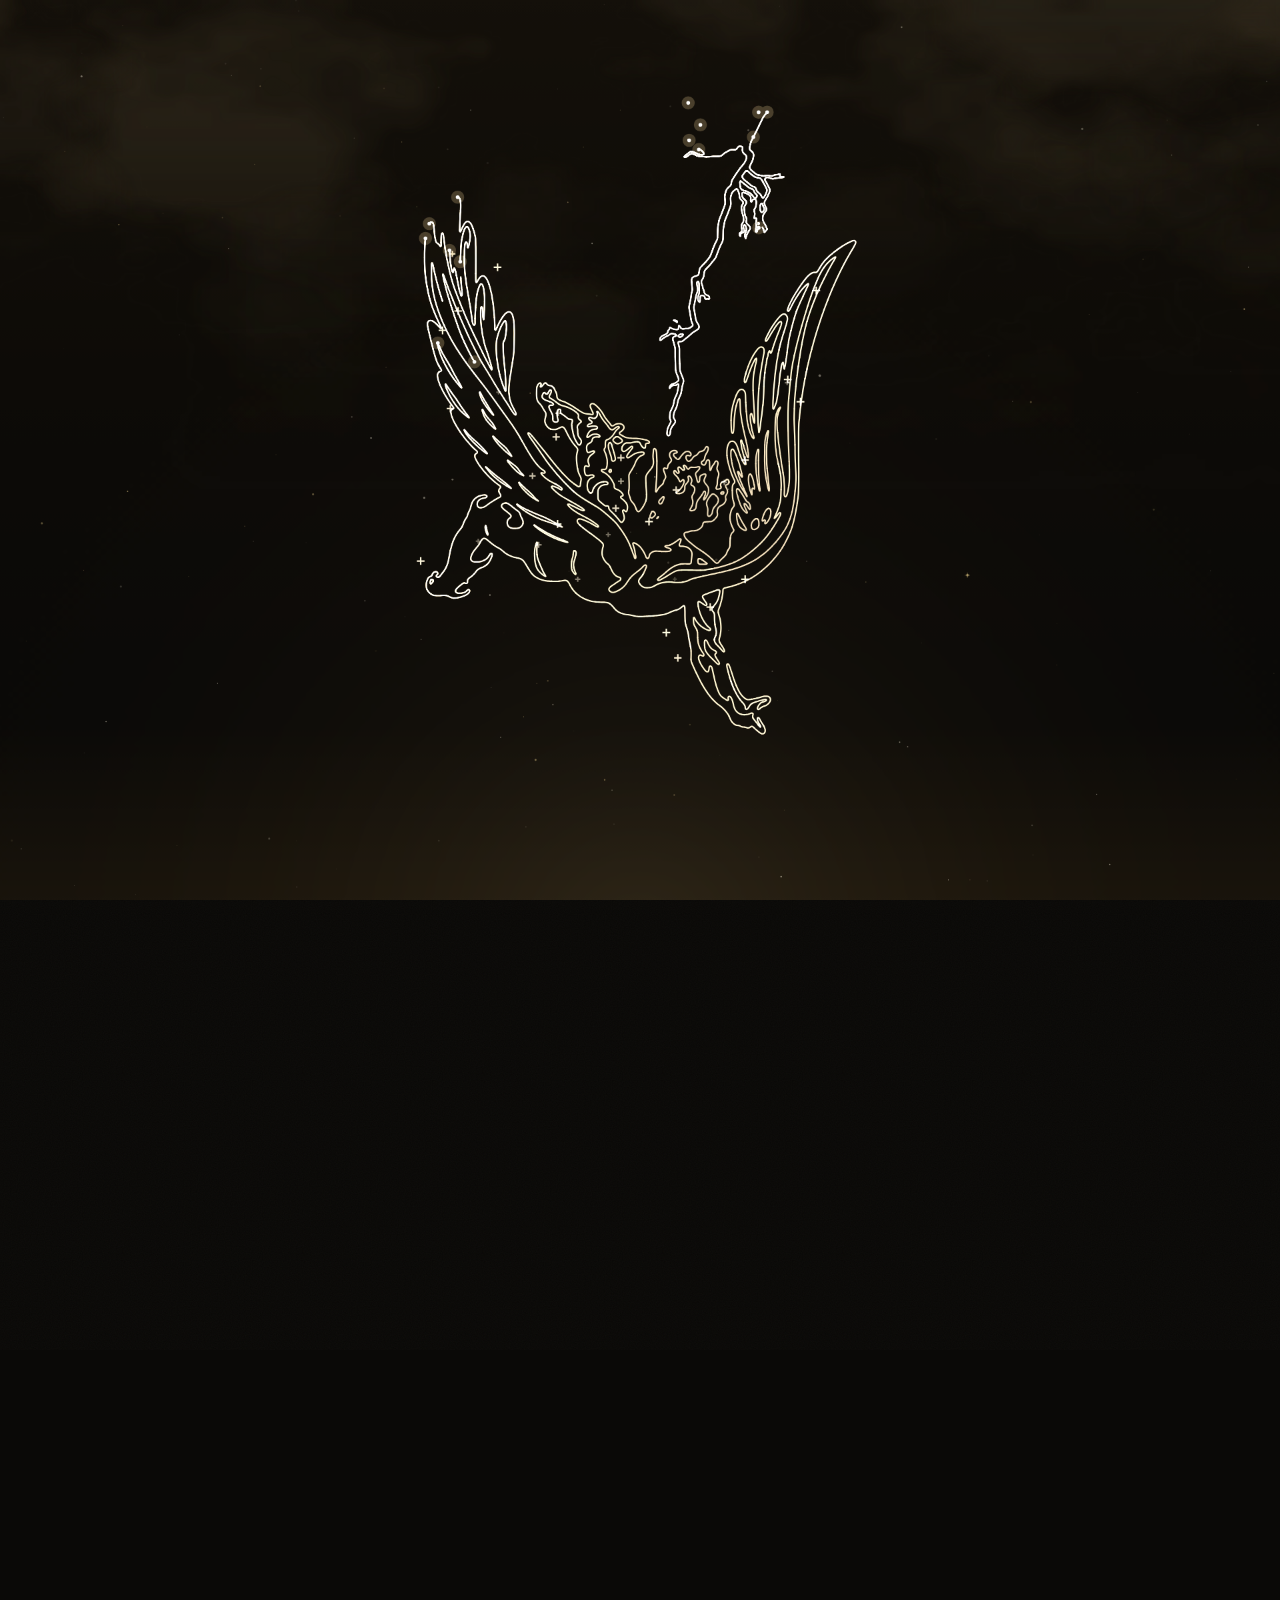
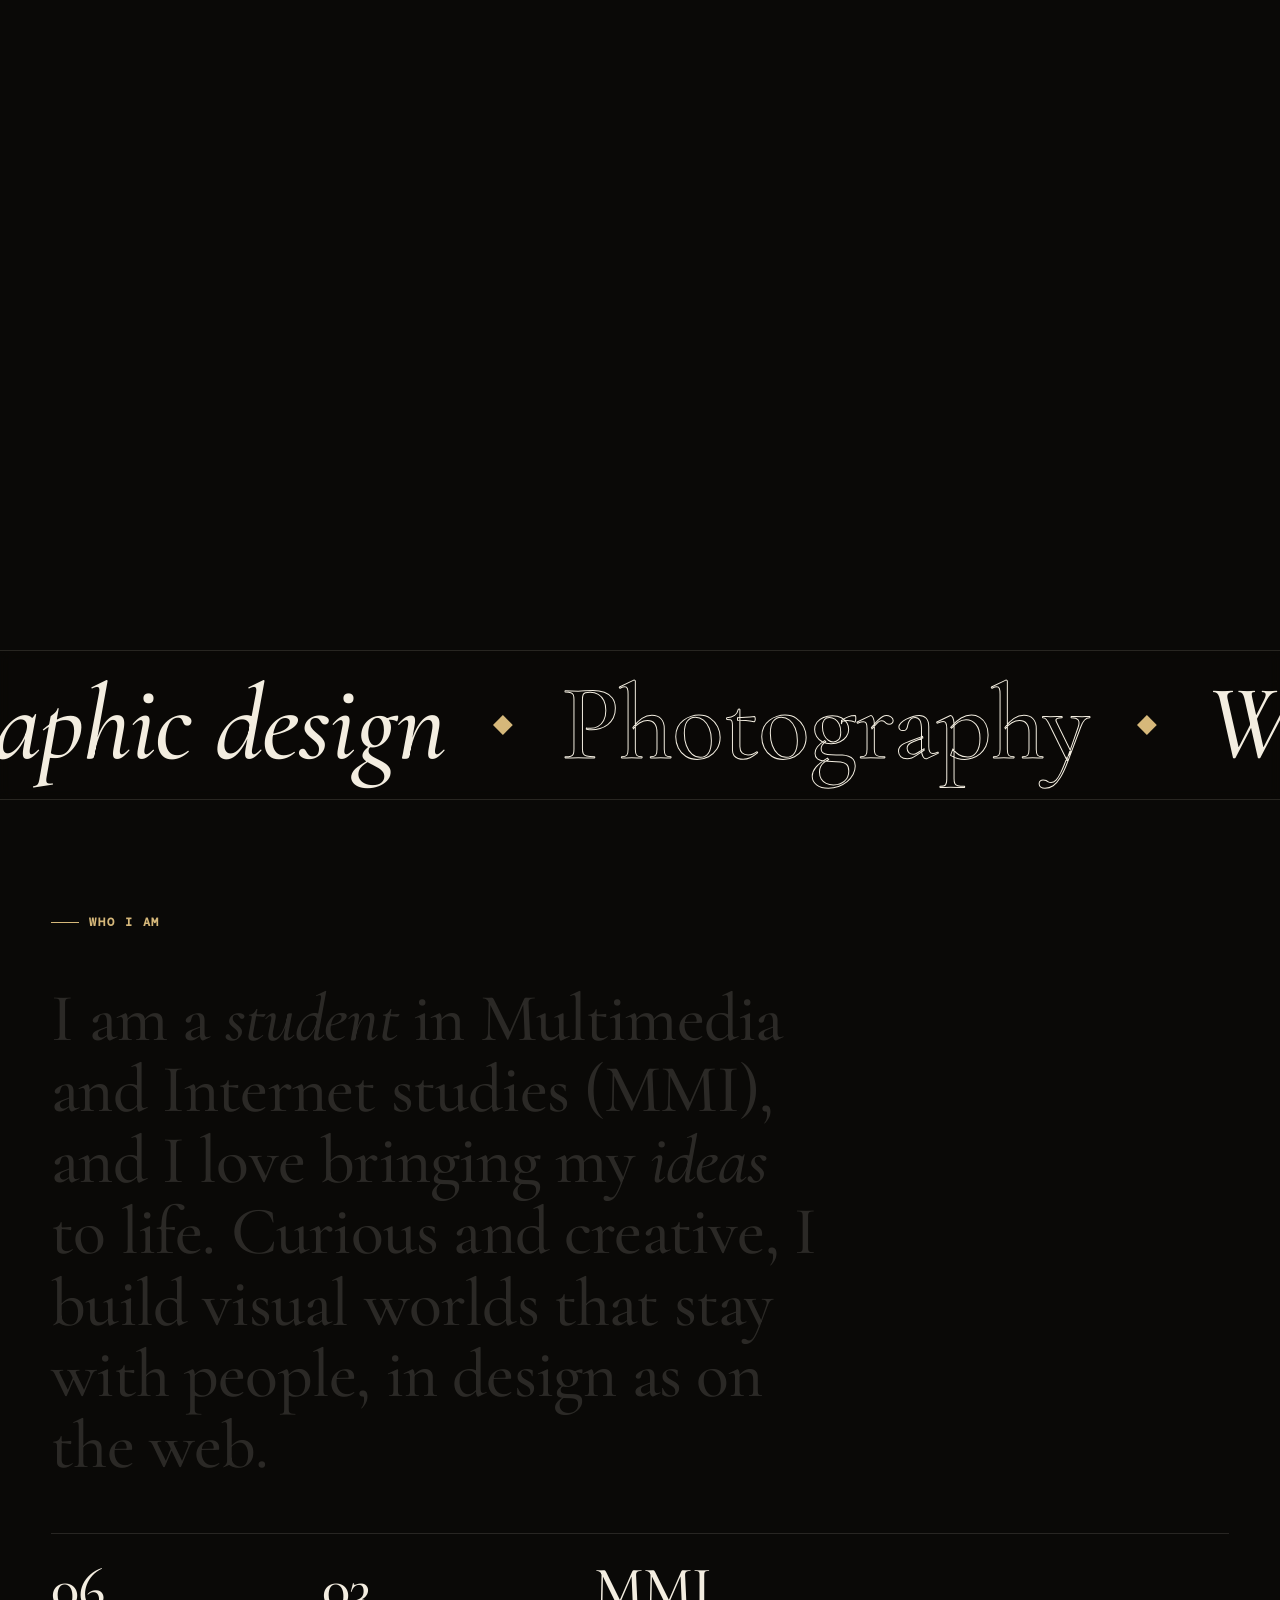
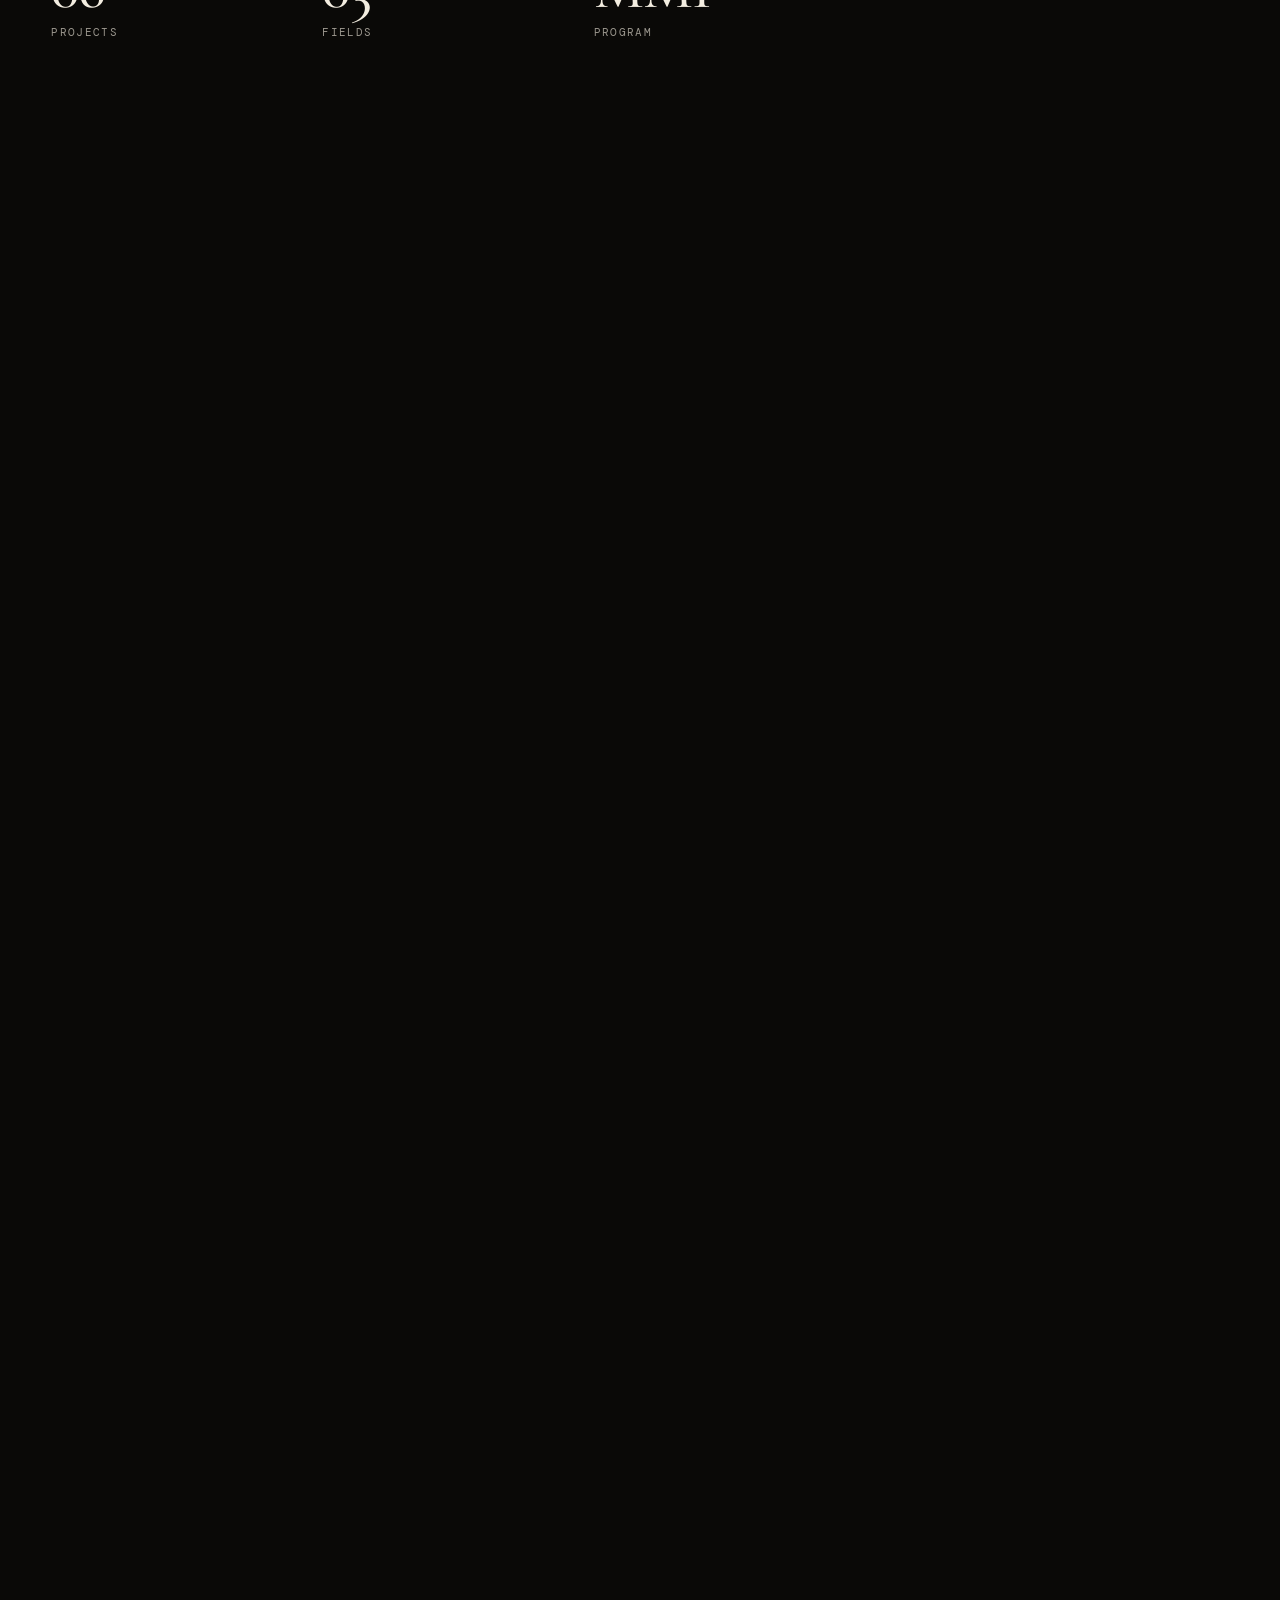
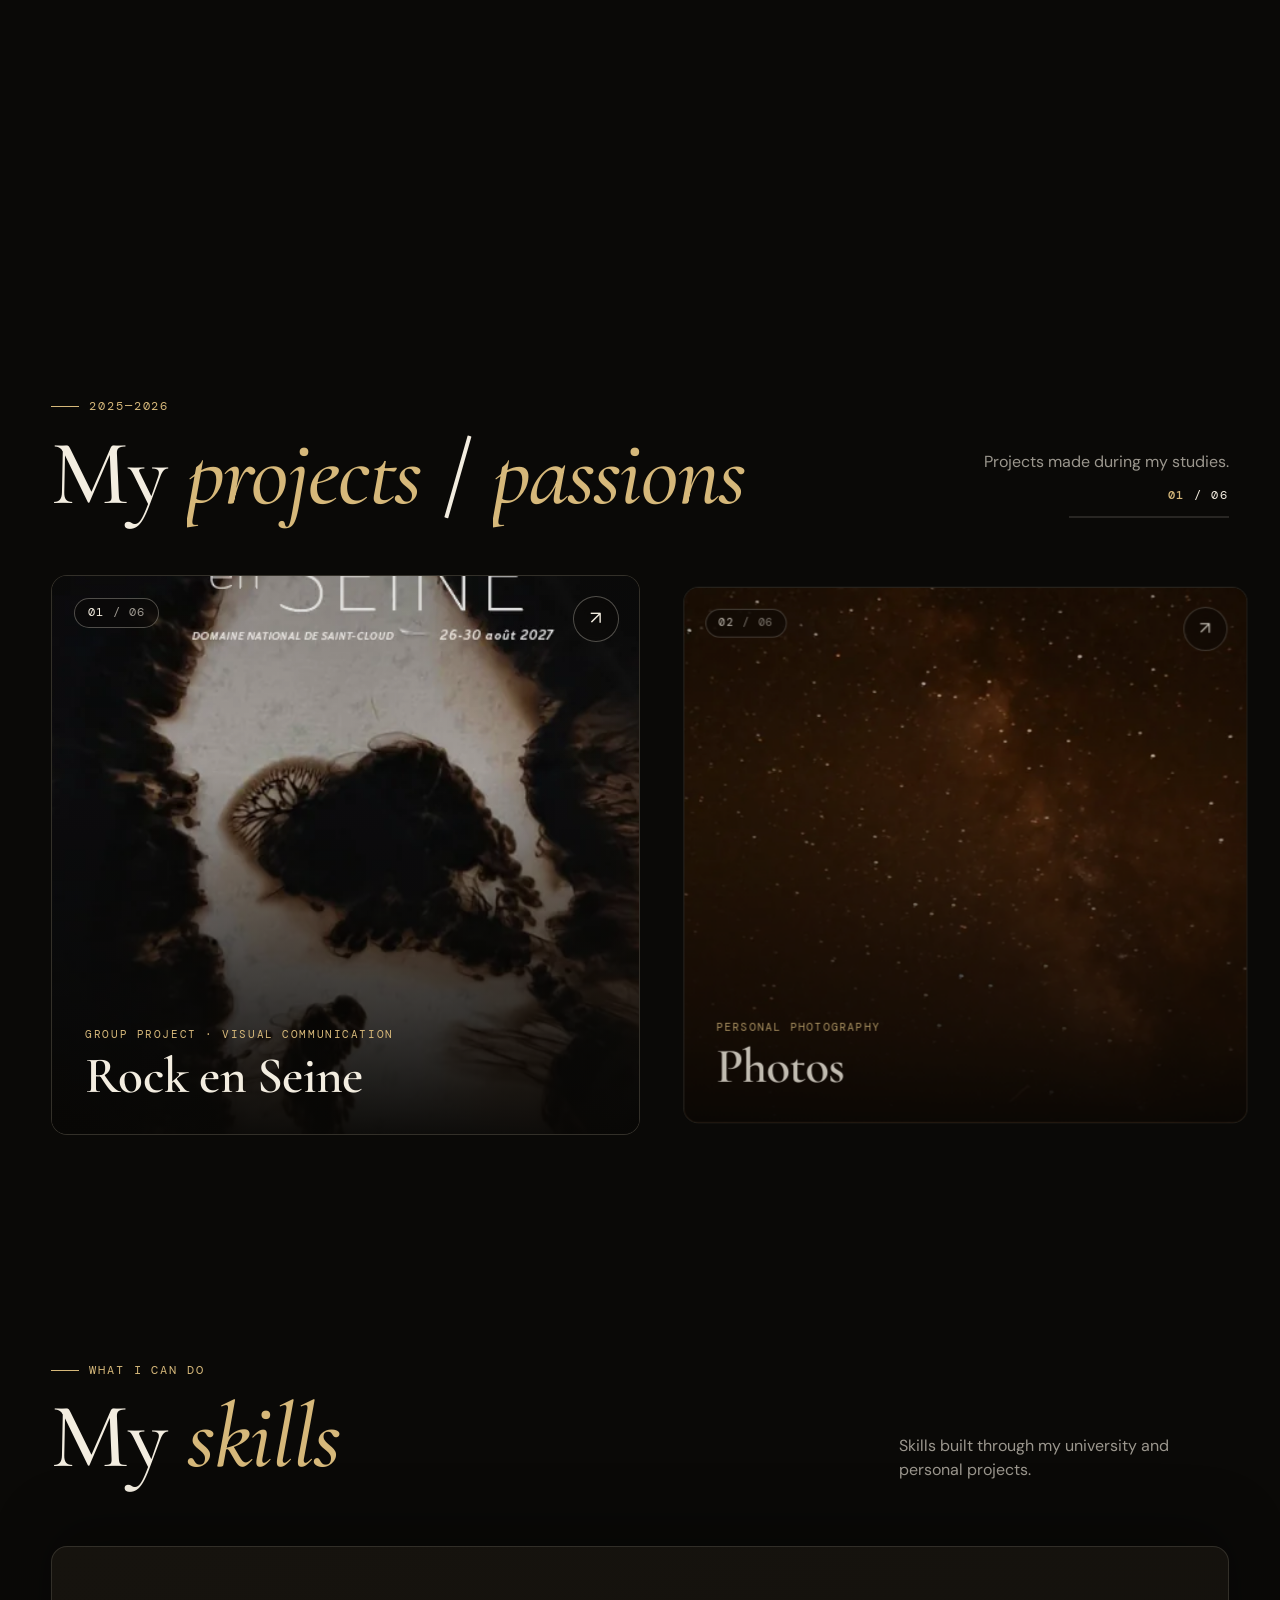
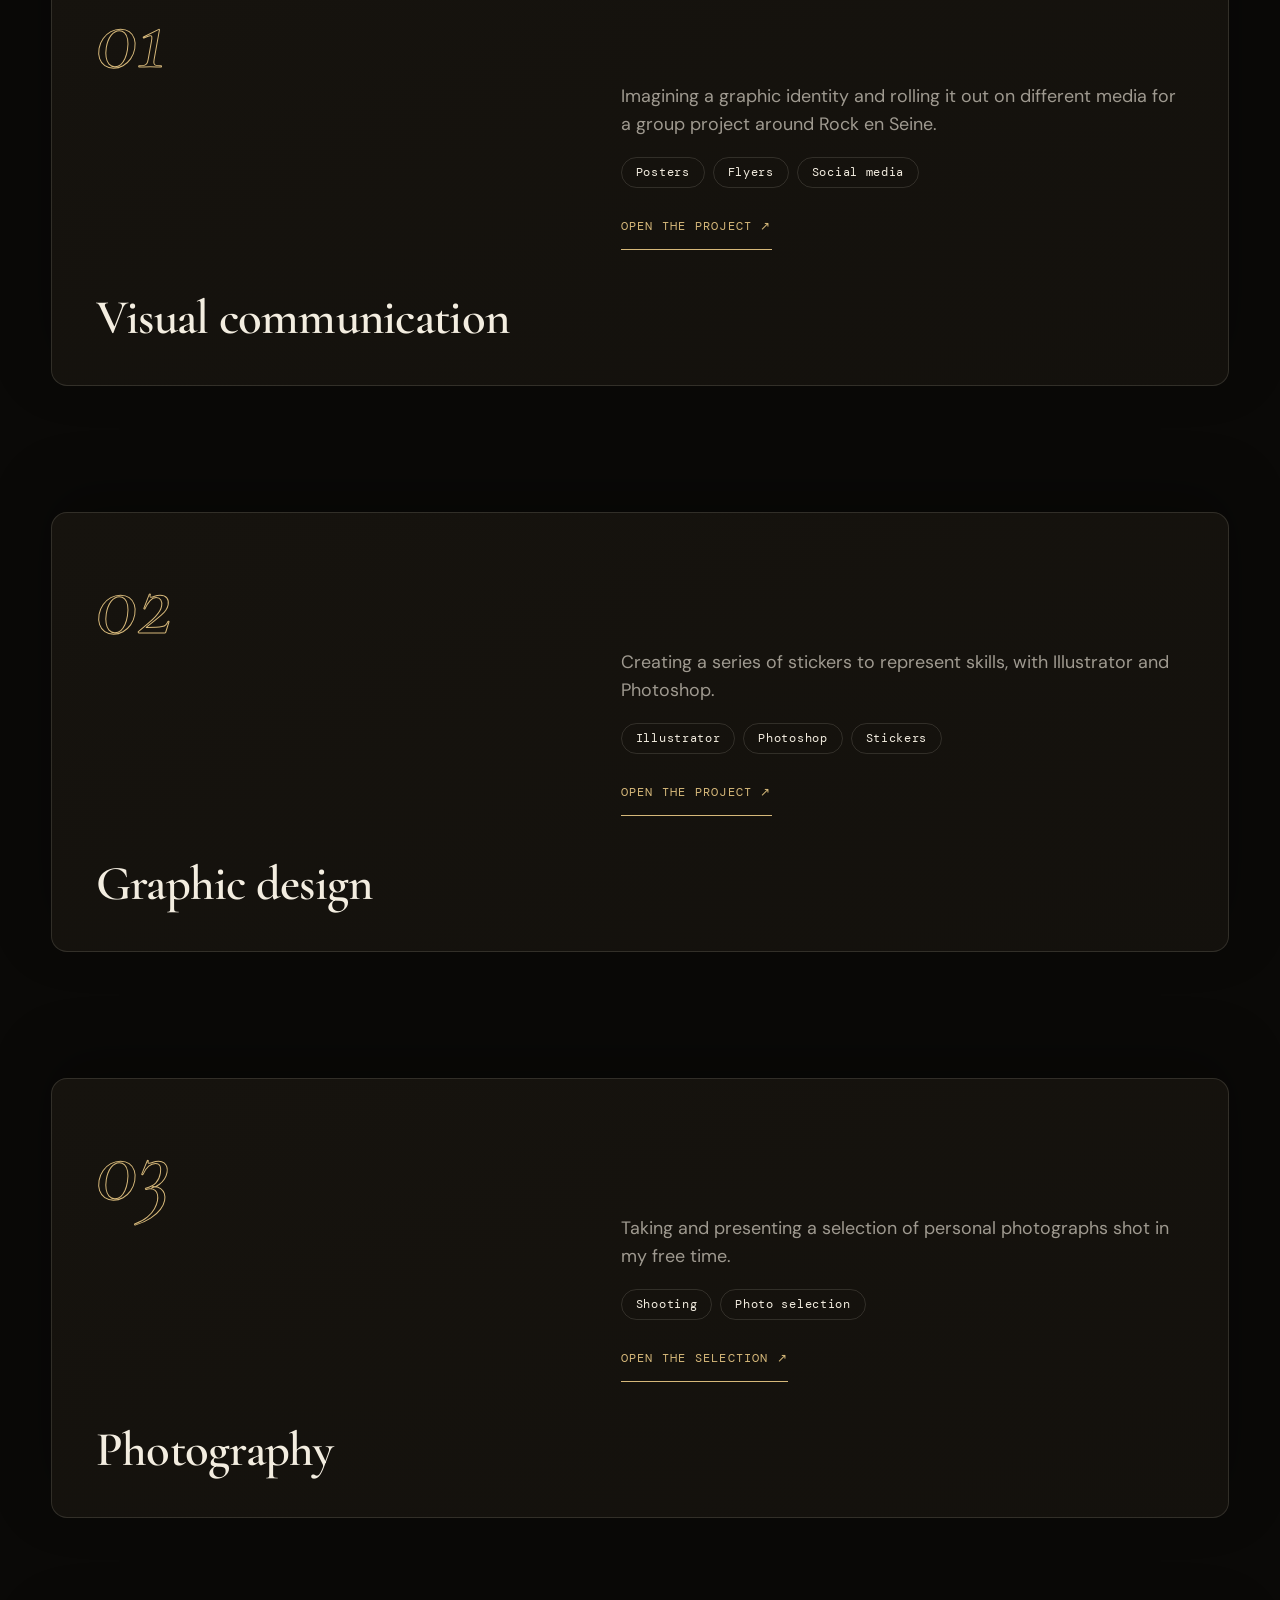
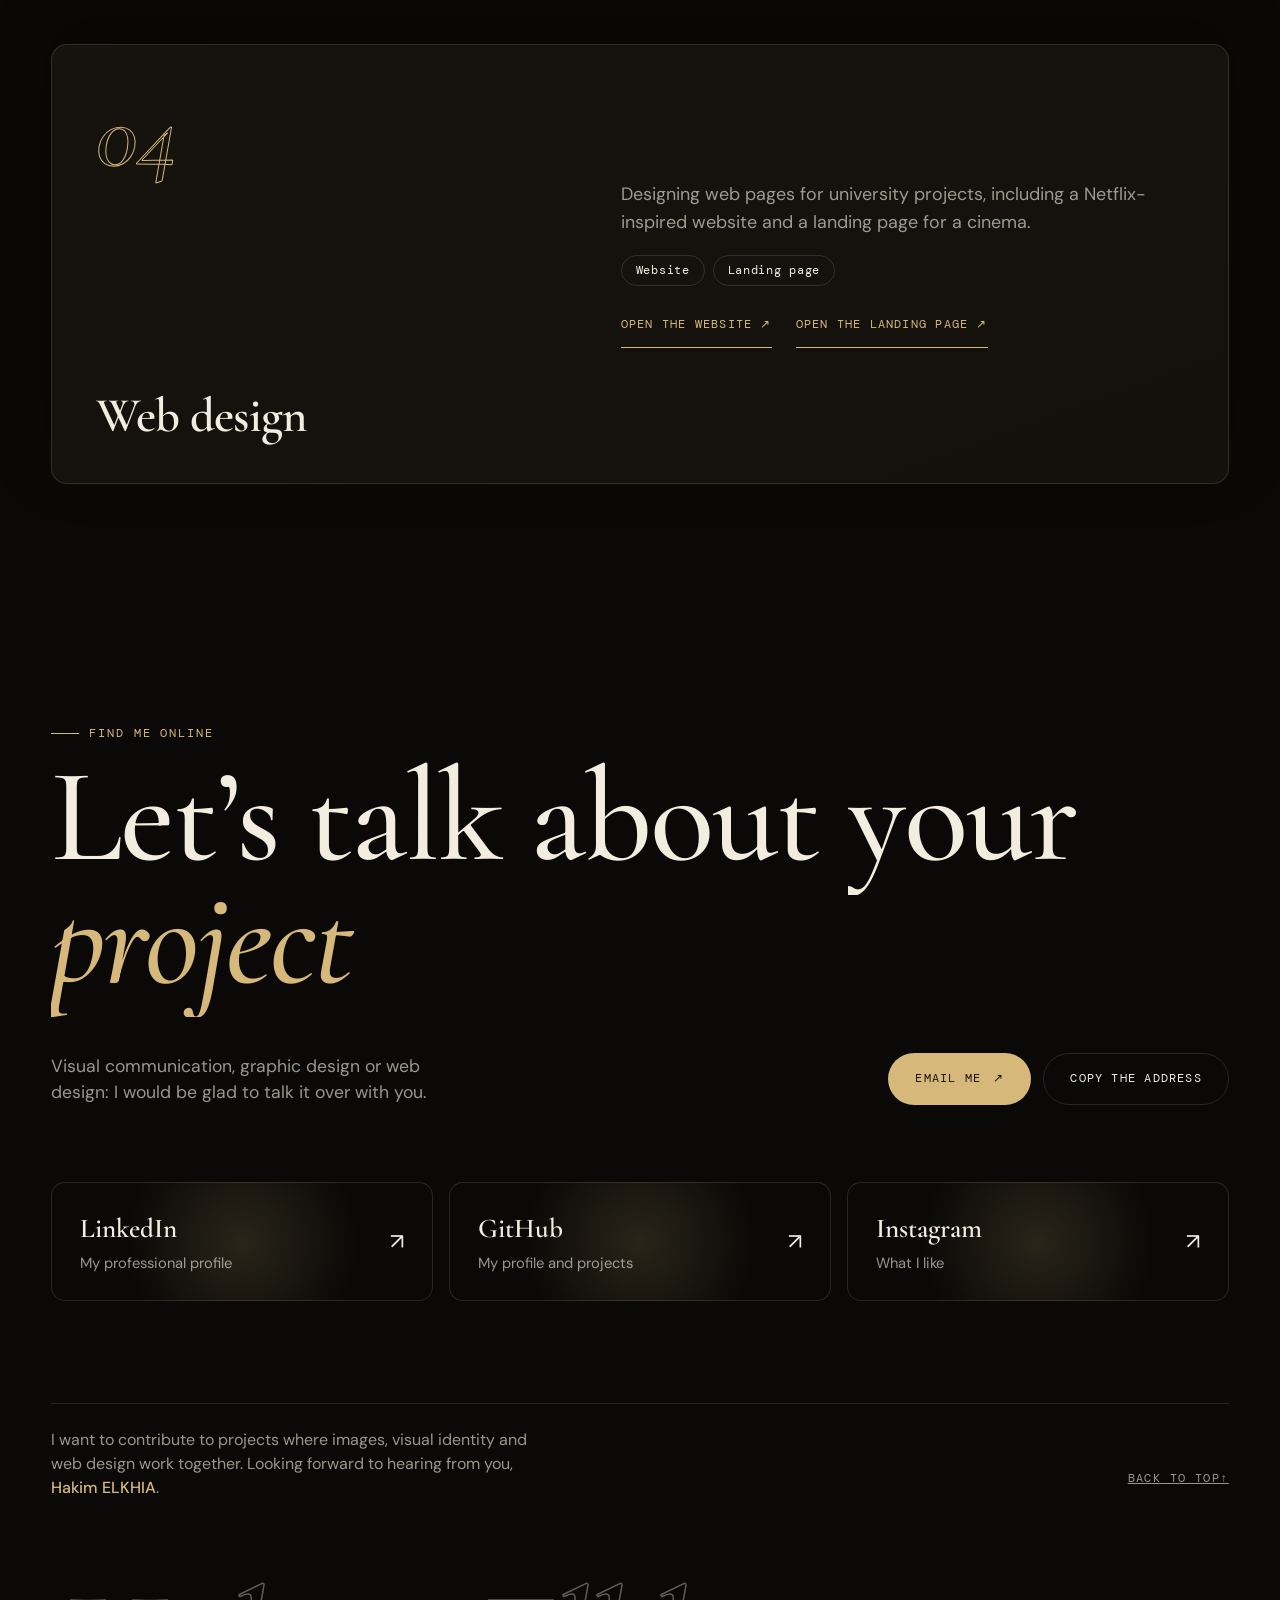
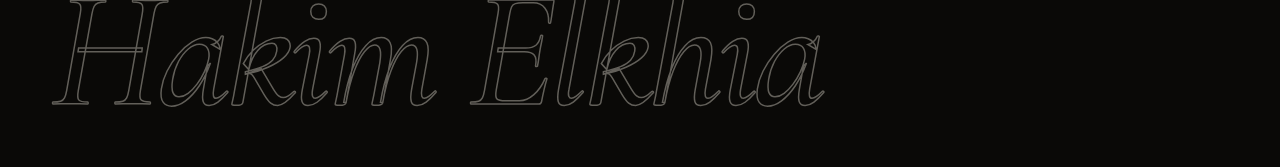
<file: index.html>
<!doctype html>
<html lang="fr">
  <head>
    <meta charset="utf-8" />
    <meta name="viewport" content="width=device-width, initial-scale=1" />
    <title>Hakim Elkhia — Portfolio : design graphique, photo, web</title>
    <meta
      name="description"
      content="Portfolio de Hakim Elkhia, étudiant en MMI : communication visuelle, design graphique, photographie et création web. Projets, compétences et contact."
    />
    <meta name="author" content="Hakim Elkhia" />
    <meta name="theme-color" content="#0a0907" />
    <meta property="og:type" content="website" />
    <meta property="og:locale" content="fr_FR" />
    <meta property="og:site_name" content="Hakim Elkhia — Portfolio" />
    <meta property="og:title" content="Hakim Elkhia — Portfolio créatif" />
    <meta
      property="og:description"
      content="Communication visuelle, design graphique, photographie et création web."
    />
    <!-- À la mise en ligne : remplace ces chemins par l'adresse complète du site
         (https://…/assets/apercu.jpg) et ajoute <link rel="canonical"> + og:url.
         Les réseaux sociaux n'affichent l'aperçu qu'avec une adresse absolue. -->
    <meta property="og:image" content="assets/apercu.jpg" />
    <meta property="og:image:width" content="1200" />
    <meta property="og:image:height" content="630" />
    <meta
      property="og:image:alt"
      content="Hakim Elkhia, portfolio : design graphique, photographie, création web."
    />
    <meta name="twitter:card" content="summary_large_image" />
    <link
      rel="icon"
      type="image/svg+xml"
      href="data:image/svg+xml,%3Csvg%20xmlns='http://www.w3.org/2000/svg'%20viewBox='0%200%2064%2064'%3E%3Crect%20width='64'%20height='64'%20rx='14'%20fill='%230a0907'/%3E%3Ccircle%20cx='32'%20cy='32'%20r='25'%20fill='none'%20stroke='%23d6b87a'%20stroke-width='2'/%3E%3Ctext%20x='32'%20y='41'%20text-anchor='middle'%20font-family='Georgia,serif'%20font-style='italic'%20font-size='26'%20fill='%23d6b87a'%3EHE%3C/text%3E%3C/svg%3E"
    />
    <link rel="preconnect" href="https://fonts.googleapis.com" />
    <link rel="preconnect" href="https://fonts.gstatic.com" crossorigin />
    <link
      href="https://fonts.googleapis.com/css2?family=Cormorant+Garamond:ital,wght@0,400;0,500;0,600;0,700;1,400;1,500;1,600&amp;family=DM+Sans:wght@400;500;700&amp;family=DM+Mono:wght@400;500&amp;display=swap"
      rel="stylesheet"
    />
    <script>
      // Avant le premier affichage : thème mémorisé (évite un flash) et intro d'ouverture.
      (function () {
        var root = document.documentElement;
        root.classList.add("js");
        try {
          if (localStorage.getItem("portfolio-theme") === "light") {
            root.dataset.theme = "light";
          }
          if (
            // ?intro dans l'adresse : rejoue l'ouverture (pratique pour la tester).
            (!sessionStorage.getItem("hakim-intro") || location.search.includes("intro")) &&
            !matchMedia("(prefers-reduced-motion: reduce)").matches
          ) {
            root.classList.add("js-loading");
          }
        } catch (error) {}
      })();
    </script>
    <!-- ?v=3 : à augmenter après chaque modification, pour que le navigateur ne garde pas
         l'ancienne version en mémoire. -->
    <link rel="stylesheet" href="css/portefolio.css?v=3" />
    <script defer src="js/projects.js?v=3"></script>
    <script defer src="js/theme.js?v=3"></script>
    <script defer src="js/site.js?v=3"></script>
    <script defer src="js/pluie-or.js?v=3"></script>
    <script defer src="js/lampe-torche.js?v=3"></script>
    <script type="application/ld+json">
      {
        "@context": "https://schema.org",
        "@type": "Person",
        "name": "Hakim Elkhia",
        "description": "Étudiant en MMI : communication visuelle, design graphique, photographie et création web.",
        "knowsAbout": ["Design graphique", "Communication visuelle", "Photographie", "Création web"],
        "sameAs": [
          "https://www.linkedin.com/in/dexlemagnifique/",
          "https://github.com/hakimelkhiaa-boop",
          "https://www.instagram.com/dex_le_magnifique/"
        ]
      }
    </script>
  </head>
  <body>
    <a class="skip-link" href="#contenu">Aller au contenu</a>

    <!-- Intro d'ouverture : l'ange se dessine, l'éclair frappe, puis l'accueil apparaît. -->
    <div class="loader">
      <p class="sr-only" role="status">Chargement du portfolio…</p>
    </div>
    <!-- Scène d'ouverture (dessinée par site.js) : plein écran pendant le chargement,
         puis en fond de l'accueil. data-name : le texte qui s'écrit sous l'ange. -->
    <canvas class="scene" data-name="Mon portfolio" aria-hidden="true"></canvas>

    <!-- Fond animé : la ruche (dessinée par site.js) et un léger grain. -->
    <canvas id="hive" aria-hidden="true"></canvas>
    <div class="grain" aria-hidden="true"></div>
    <div class="scroll-progress" aria-hidden="true"></div>

    <header class="topbar">
      <a
        class="topbar__brand"
        translate="no"
        href="#accueil"
        aria-label="Retour en haut de la page"
      >
        <svg viewBox="0 0 32 32" aria-hidden="true">
          <circle
            cx="16"
            cy="16"
            r="14.5"
            fill="none"
            stroke="currentColor"
            stroke-width="1.1"
          />
          <text x="16" y="21.2" text-anchor="middle">HE</text>
        </svg>
        <span>Hakim Elkhia</span>
      </a>
      <nav class="topbar__links" id="menu" aria-label="Navigation principale">
        <a href="#profil">Profil</a>
        <a href="#projets">Projets</a>
        <a href="#competences">Compétences</a>
        <a href="#contact">Contact</a>
      </nav>
      <div class="topbar__tools">
        <button class="theme-toggle" type="button">Mode clair</button>
        <button class="lang-toggle" type="button" lang="en" aria-label="View the site in English">
          EN
        </button>
        <button
          class="menu-toggle"
          type="button"
          aria-controls="menu"
          aria-expanded="false"
        >
          Menu
        </button>
      </div>
    </header>

    <!-- Indicateur de défilement : apparaît juste après l'intro, disparaît dès qu'on défile. -->
    <a
      class="scroll-cue"
      href="#profil"
      aria-label="Faire défiler vers le profil"
    >
      <span class="scroll-cue__text">Faites défiler</span>
      <svg class="scroll-cue__icon" viewBox="0 0 48 48" aria-hidden="true">
        <circle class="scroll-cue__ring" cx="24" cy="24" r="22" />
        <circle
          class="scroll-cue__ring scroll-cue__ring--2"
          cx="24"
          cy="24"
          r="22"
        />
        <circle class="scroll-cue__hex" cx="24" cy="24" r="22" />
        <path class="scroll-cue__arrow" d="M24 13v19M16.5 25.5 24 33l7.5-7.5" />
      </svg>
    </a>

    <ol class="rail" aria-hidden="true">
      <li>
        <a href="#accueil" tabindex="-1"><span>Accueil</span></a>
      </li>
      <li>
        <a href="#profil" tabindex="-1"><span>Profil</span></a>
      </li>
      <li>
        <a href="#projets" tabindex="-1"><span>Projets</span></a>
      </li>
      <li>
        <a href="#competences" tabindex="-1"><span>Compétences</span></a>
      </li>
      <li>
        <a href="#contact" tabindex="-1"><span>Contact</span></a>
      </li>
    </ol>

    <main class="page" id="contenu" tabindex="-1">
      <!-- Accueil : en défilant, on zoome dans l'alvéole centrale. -->
      <section class="hero" id="accueil">
        <div class="hero__pin">
          <div class="hero__meta">
            <span>Portfolio</span>
            <span>Design graphique · Photographie · Création web</span>
          </div>
          <div class="hero__main">
            <h1 class="hero__title" aria-label="Hakim Elkhia" translate="no">
              <span class="hero__line" aria-hidden="true" data-chars
                >Hakim</span
              >
              <span class="hero__line" aria-hidden="true" data-chars
                >Elkhia</span
              >
            </h1>
            <div class="hero__sub">
              <div>
                <p class="hero__tagline">
                  Graphisme, photographie, création : voici ma <em>passion</em>.
                </p>
                <p class="hero__goal">
                  Étudiant en MMI, à la recherche d’opportunités en
                  communication visuelle, design graphique et création web.
                </p>
              </div>
              <nav class="hero__cta" aria-label="Accès rapide">
                <a class="btn btn--primary" href="#projets">Voir mes projets</a>
                <a class="btn" href="#contact">Me contacter</a>
              </nav>
            </div>
          </div>
          <div class="hero__foot">
            <span class="hero__status"
              ><i aria-hidden="true"></i>Ouvert aux opportunités</span
            >
            <span>Étudiant en MMI</span>
          </div>
        </div>
      </section>

      <div class="ticker" aria-hidden="true">
        <div class="ticker__track">
          <span class="ticker__item">Design graphique</span
          ><span class="ticker__item">Photographie</span
          ><span class="ticker__item">Création web</span
          ><span class="ticker__item">Communication visuelle</span
          ><span class="ticker__item">Affiches</span
          ><span class="ticker__item">Illustrator</span
          ><span class="ticker__item">Photoshop</span
          ><span class="ticker__item">Landing page</span
          ><span class="ticker__item">Design graphique</span
          ><span class="ticker__item">Photographie</span
          ><span class="ticker__item">Création web</span
          ><span class="ticker__item">Communication visuelle</span
          ><span class="ticker__item">Affiches</span
          ><span class="ticker__item">Illustrator</span
          ><span class="ticker__item">Photoshop</span
          ><span class="ticker__item">Landing page</span>
        </div>
      </div>

      <!-- Profil : le texte s'allume mot après mot pendant le défilement. -->
      <section class="about" id="profil" aria-labelledby="about-title">
        <div class="about__pin">
          <h2 class="eyebrow" id="about-title">Qui je suis</h2>
          <p class="about__text" data-scrub>
            Je suis <span class="hl">étudiant</span> en Métiers du Multimédia
            et de l’Internet, et j’aime donner vie à mes
            <span class="hl">idées</span>. Curieux et créatif, je conçois des
            univers visuels qui marquent les esprits, en design comme sur le
            web.
          </p>
          <dl class="about__stats">
            <div>
              <dt>Projets</dt>
              <dd data-count="6">00</dd>
            </div>
            <div>
              <dt>Domaines</dt>
              <dd data-count="3">00</dd>
            </div>
            <div>
              <dt>Cursus</dt>
              <dd>MMI</dd>
            </div>
          </dl>
        </div>
      </section>

      <!-- Projets : défilement horizontal épinglé, cartes ouvertes par projects.js. -->
      <section class="projects" id="projets" aria-labelledby="projects-title">
        <div class="projects__pin">
          <header class="projects__heading">
            <div>
              <p class="eyebrow">2025—2026</p>
              <h2 class="projects__title split" id="projects-title">
                Mes <em>projets</em> / <em>passions</em>
              </h2>
            </div>
            <div class="projects__side">
              <p class="projects__description">
                Des projets réalisés pendant mes études.
              </p>
              <div class="projects__counter" aria-hidden="true">
                <b>01</b> / 06
              </div>
              <div class="projects__bar" aria-hidden="true"></div>
            </div>
          </header>

          <div class="projects__backdrop" hidden></div>

          <!-- Visionneuse plein écran commune aux images de tous les projets. -->
          <dialog
            class="photo-lightbox"
            aria-labelledby="photo-lightbox__title"
          >
            <button
              class="photo-lightbox__close"
              type="button"
              aria-label="Fermer la photo agrandie"
            ></button>
            <button
              class="photo-lightbox__navigation photo-lightbox__navigation--previous"
              type="button"
              aria-label="Afficher la photo précédente"
            >
              <span aria-hidden="true">←</span>
            </button>
            <p class="photo-lightbox__title" id="photo-lightbox__title"></p>
            <img
              class="photo-lightbox__image"
              src="assets/couverture-photos.webp"
              alt=""
            />
            <button
              class="photo-lightbox__navigation photo-lightbox__navigation--next"
              type="button"
              aria-label="Afficher la photo suivante"
            >
              <span aria-hidden="true">→</span>
            </button>
          </dialog>

          <div class="projects__list">
            <div
              class="project project--featured"
              id="project-01"
              data-project-id="project-01"
            >
              <div class="project__cover" aria-hidden="true">
                <img src="assets/couverture-rock-en-seine.webp" alt="" width="543" height="728" decoding="async" />
              </div>
              <h3 class="project__heading" id="project-title-01">
                Rock en Seine
              </h3>
              <button
                class="project__open"
                type="button"
                aria-expanded="false"
                aria-labelledby="project-title-01"
              >
                <span class="project__number">01</span>
                <span class="project__copy">
                  <span class="project__category"
                    >Projet collectif · Communication visuelle</span
                  >
                  <span class="project__title" aria-hidden="true"
                    >Rock en Seine</span
                  >
                  <span class="project__description">
                    <span class="project__contribution">
                      <strong class="project__contribution-label"
                        >Travail d’équipe</strong
                      >
                      Imaginer un univers visuel pour le festival et le décliner
                      sur des affiches, flyers, publications Instagram et un
                      site web.
                    </span>
                    <span class="project__contribution">
                      <strong class="project__contribution-label"
                        >Ma contribution personnelle</strong
                      >
                      Réaliser une proposition d’affiche en solo.
                    </span>
                  </span>
                </span>
                <span class="project__mark" aria-hidden="true">↗</span>
              </button>
              <div
                class="project__gallery"
                role="group"
                aria-label="Galerie du projet Rock en Seine"
              >
                <p class="project__gallery-empty">
                  Visuels à venir.
                </p>
                <div class="project__images">
                  <figure class="project__photo">
                    <img src="assets/rock-en-seine-01.webp" alt="Planche de formes 3D colorées servant de base aux affiches de Rock en Seine." width="607" height="667" loading="lazy" decoding="async" />
                    <figcaption>Modèles de l’équipe pour la création d’affiches.</figcaption>
                  </figure>
                  <figure class="project__photo">
                    <img src="assets/rock-en-seine-02.webp" alt="Essais typographiques pour l’identité visuelle de Rock en Seine." width="412" height="405" loading="lazy" decoding="async" />
                    <figcaption>Essais typographiques</figcaption>
                  </figure>
                  <figure class="project__photo">
                    <img src="assets/rock-en-seine-03.webp" alt="Flyer promotionnel de Rock en Seine créé par l’équipe du projet." width="530" height="751" loading="lazy" decoding="async" />
                    <figcaption>Visuel de flyers créé par l’équipe du projet.</figcaption>
                  </figure>
                  <figure class="project__photo">
                    <img src="assets/rock-en-seine-04.webp" alt="Visuel d’une publication Instagram créé par l’équipe pour Rock en Seine." width="850" height="555" loading="lazy" decoding="async" />
                    <figcaption>Visuel de publication Instagram réalisé par l’équipe.</figcaption>
                  </figure>
                  <figure class="project__photo">
                    <img src="assets/rock-en-seine-05.webp" alt="Autre visuel de publication Instagram créé par l’équipe pour Rock en Seine." width="851" height="556" loading="lazy" decoding="async" />
                    <figcaption>Visuel de publication Instagram réalisé par l’équipe.</figcaption>
                  </figure>
                  <figure class="project__photo">
                    <img src="assets/rock-en-seine-06.webp" alt="Forme abstraite noire et blanche créée en solo comme ressource d’affiche." width="783" height="551" loading="lazy" decoding="async" />
                    <figcaption>Ressource créée en solo pour une proposition d’affiche.</figcaption>
                  </figure>
                  <figure class="project__photo">
                    <img src="assets/rock-en-seine-07.webp" alt="Affiche proposée en solo pour le projet Rock en Seine." width="543" height="728" loading="lazy" decoding="async" />
                    <figcaption>Proposition d’affiche réalisée en solo.</figcaption>
                  </figure>
                </div>
              </div>
              <button
                class="project__close"
                type="button"
                aria-label="Fermer ce projet"
              ></button>
            </div>

            <div
              class="project project--featured"
              id="project-02"
              data-project-id="project-02"
            >
              <div class="project__cover" aria-hidden="true">
                <img src="assets/couverture-photos.webp" alt="" width="1100" height="733" loading="lazy" decoding="async" />
              </div>
              <h3 class="project__heading" id="project-title-02">Photos</h3>
              <button
                class="project__open"
                type="button"
                aria-expanded="false"
                aria-labelledby="project-title-02"
              >
                <span class="project__number">02</span>
                <span class="project__copy">
                  <span class="project__category"
                    >Photographie personnelle</span
                  >
                  <span class="project__title" aria-hidden="true">Photos</span>
                  <span class="project__description">
                    <span class="project__contribution">
                      <strong class="project__contribution-label"
                        >Projet personnel</strong
                      >
                      Sélection de neuf photographies prises pendant mon temps
                      libre.
                    </span>
                  </span>
                </span>
                <span class="project__mark" aria-hidden="true">↗</span>
              </button>
              <div
                class="project__gallery"
                role="group"
                aria-label="Galerie du projet Photos"
              >
                <p class="project__gallery-empty">
                  Visuels à venir.
                </p>
                <div class="project__images">
                  <figure class="project__photo">
                    <img src="assets/photo-01.webp" alt="Voie lactée au-dessus d’un toit sombre, sous un ciel orangé." width="1600" height="1067" loading="lazy" decoding="async" />
                    <figcaption></figcaption>
                  </figure>
                  <figure class="project__photo">
                    <img src="assets/photo-02.webp" alt="Voie lactée lumineuse qui traverse verticalement un ciel nocturne." width="1600" height="1067" loading="lazy" decoding="async" />
                    <figcaption></figcaption>
                  </figure>
                  <figure class="project__photo">
                    <img src="assets/photo-03.webp" alt="Ciel étoilé orangé traversé par la silhouette d’un poteau et de fils électriques." width="1600" height="1067" loading="lazy" decoding="async" />
                    <figcaption></figcaption>
                  </figure>
                  <figure class="project__photo">
                    <img src="assets/photo-04.webp" alt="Champ éclairé et arbres sous un ciel nocturne traversé par des fils électriques." width="1600" height="1067" loading="lazy" decoding="async" />
                    <figcaption></figcaption>
                  </figure>
                  <figure class="project__photo">
                    <img src="assets/photo-05.webp" alt="Champ et arbres sous un ciel étoilé, vus derrière une clôture." width="1600" height="1067" loading="lazy" decoding="async" />
                    <figcaption></figcaption>
                  </figure>
                  <figure class="project__photo">
                    <img src="assets/photo-06.webp" alt="Silhouette d’un pin sous un ciel étoilé traversé par des câbles aériens." width="1600" height="1067" loading="lazy" decoding="async" />
                    <figcaption></figcaption>
                  </figure>
                  <figure class="project__photo">
                    <img src="assets/photo-07.webp" alt="Champ orangé et arbres sous un ciel nocturne avec des fils électriques." width="1600" height="1067" loading="lazy" decoding="async" />
                    <figcaption></figcaption>
                  </figure>
                  <figure class="project__photo">
                    <img src="assets/photo-08.webp" alt="Fontaine dans un parc, en silhouette sous un ciel nuageux de fin de journée." width="1200" height="1600" loading="lazy" decoding="async" />
                    <figcaption></figcaption>
                  </figure>
                  <!-- Photos masquées volontairement : sors une figure de ce commentaire pour l'afficher.
                  <figure class="project__photo">
                    <img src="assets/photo-09.webp" alt="Chaton tigré et blanc assis sur un plaid rayé, le regard levé vers l’objectif." width="825" height="908" loading="lazy" decoding="async" />
                    <figcaption></figcaption>
                  </figure>
                  <figure class="project__photo">
                    <img src="assets/photo-10.webp" alt="Guirlandes de lanternes rouges suspendues au-dessus d’une rue piétonne animée." width="739" height="1600" loading="lazy" decoding="async" />
                    <figcaption></figcaption>
                  </figure>
                  <figure class="project__photo">
                    <img src="assets/photo-11.webp" alt="Goéland posé sur l’eau, dans les reflets dorés du soleil couchant." width="739" height="1600" loading="lazy" decoding="async" />
                    <figcaption></figcaption>
                  </figure>
                  <figure class="project__photo">
                    <img src="assets/photo-12.webp" alt="Coucher de soleil sur la mer depuis un rivage rocheux, des rayons perçant les nuages." width="1200" height="1600" loading="lazy" decoding="async" />
                    <figcaption></figcaption>
                  </figure>
                  <figure class="project__photo">
                    <img src="assets/photo-13.webp" alt="Cloître d’une abbaye gothique et sa pelouse, vus depuis la galerie." width="739" height="1600" loading="lazy" decoding="async" />
                    <figcaption></figcaption>
                  </figure>
                  <figure class="project__photo">
                    <img src="assets/photo-14.webp" alt="Ruelle médiévale étroite, une lanterne suspendue entre les façades de pierre." width="739" height="1600" loading="lazy" decoding="async" />
                    <figcaption></figcaption>
                  </figure>
                  <figure class="project__photo">
                    <img src="assets/photo-15.webp" alt="Façade d’une église gothique à rosace, derrière un massif de fleurs mauves." width="739" height="1600" loading="lazy" decoding="async" />
                    <figcaption></figcaption>
                  </figure>
                  <figure class="project__photo">
                    <img src="assets/photo-16.webp" alt="Le Mont-Saint-Michel vu depuis la baie à marée basse." width="739" height="1600" loading="lazy" decoding="async" />
                    <figcaption></figcaption>
                  </figure>
                  <figure class="project__photo">
                    <img src="assets/photo-17.webp" alt="Goéland debout sur un muret de pierre, face à la baie." width="739" height="1600" loading="lazy" decoding="async" />
                    <figcaption></figcaption>
                  </figure>
                  <figure class="project__photo">
                    <img src="assets/photo-18.webp" alt="Escalier de pierre voûté, éclairé par une lumière chaude." width="739" height="1600" loading="lazy" decoding="async" />
                    <figcaption></figcaption>
                  </figure>
                  <figure class="project__photo">
                    <img src="assets/photo-19.webp" alt="Enfilade de colonnes dans un cloître gothique." width="739" height="1600" loading="lazy" decoding="async" />
                    <figcaption></figcaption>
                  </figure>
                  <figure class="project__photo">
                    <img src="assets/photo-20.webp" alt="Chœur gothique d’une abbatiale, avec ses hautes verrières et son sol dallé." width="739" height="1600" loading="lazy" decoding="async" />
                    <figcaption></figcaption>
                  </figure>
                  <figure class="project__photo">
                    <img src="assets/photo-21.webp" alt="Îlot rocheux portant un phare blanc, au milieu d’une mer bleue." width="739" height="1600" loading="lazy" decoding="async" />
                    <figcaption></figcaption>
                  </figure>
                  <figure class="project__photo">
                    <img src="assets/photo-22.webp" alt="Côte de rochers roses couverte de lande, une croix au sommet." width="739" height="1600" loading="lazy" decoding="async" />
                    <figcaption></figcaption>
                  </figure>
                  <figure class="project__photo">
                    <img src="assets/photo-23.webp" alt="Loup blanc couché sur un rocher au bord d’un bassin, dans la verdure." width="739" height="1600" loading="lazy" decoding="async" />
                    <figcaption></figcaption>
                  </figure>
                  <figure class="project__photo">
                    <img src="assets/photo-24.webp" alt="Phoque gris allongé au bord de l’eau." width="1600" height="900" loading="lazy" decoding="async" />
                    <figcaption></figcaption>
                  </figure>
                  -->
                  <figure class="project__photo">
                    <img src="assets/photo-25.webp" alt="Prairie verte parsemée de fleurs, bordée d’une clôture, sous un ciel voilé." width="1600" height="1200" loading="lazy" decoding="async" />
                    <figcaption></figcaption>
                  </figure>
                </div>
              </div>
              <button
                class="project__close"
                type="button"
                aria-label="Fermer ce projet"
              ></button>
            </div>

            <div
              class="project project--featured"
              id="project-03"
              data-project-id="project-03"
            >
              <div class="project__cover" aria-hidden="true">
                <img src="assets/couverture-dessins.webp" alt="" width="825" height="1100" loading="lazy" decoding="async" />
              </div>
              <h3 class="project__heading" id="project-title-03">Dessins</h3>
              <button
                class="project__open"
                type="button"
                aria-expanded="false"
                aria-labelledby="project-title-03"
              >
                <span class="project__number">03</span>
                <span class="project__copy">
                  <span class="project__category">Dessin personnel</span>
                  <span class="project__title" aria-hidden="true">Dessins</span>
                  <span class="project__description">
                    <span class="project__contribution">
                      <strong class="project__contribution-label"
                        >Pratique personnelle</strong
                      >
                      Je dessine pendant mon temps libre, au gré des idées qui
                      me passent par la tête.
                    </span>
                  </span>
                </span>
                <span class="project__mark" aria-hidden="true">↗</span>
              </button>
              <div
                class="project__gallery"
                role="group"
                aria-label="Galerie du projet Dessins"
              >
                <p class="project__gallery-empty">
                  Visuels à venir.
                </p>
                <div class="project__images">
                  <figure class="project__photo">
                    <img src="assets/dessin-01.webp" alt="Dessin au crayon : une fleur de lotus dans un cercle, entourée de pétales et d’une carpe koï." width="1200" height="1600" loading="lazy" decoding="async" />
                    <figcaption></figcaption>
                  </figure>
                  <figure class="project__photo">
                    <img src="assets/dessin-02.webp" alt="Dessin au crayon : un mandala géométrique étoilé, surmonté de deux comètes." width="1200" height="1600" loading="lazy" decoding="async" />
                    <figcaption></figcaption>
                  </figure>
                  <figure class="project__photo">
                    <img src="assets/dessin-03.webp" alt="Dessin au crayon : un bandeau torsadé orné d’une étoile, au-dessus de lignes en écriture inventée." width="1200" height="1600" loading="lazy" decoding="async" />
                    <figcaption></figcaption>
                  </figure>
                  <figure class="project__photo">
                    <img src="assets/dessin-04.webp" alt="Dessin au crayon : un heaume de chevalier marqué d’une croix." width="1200" height="1600" loading="lazy" decoding="async" />
                    <figcaption></figcaption>
                  </figure>
                  <figure class="project__photo">
                    <img src="assets/dessin-06.webp" alt="Dessin au crayon : étude de plis et d’ombres sur un drapé." width="1200" height="1600" loading="lazy" decoding="async" />
                    <figcaption></figcaption>
                  </figure>
                </div>
              </div>
              <button
                class="project__close"
                type="button"
                aria-label="Fermer ce projet"
              ></button>
            </div>
            <div
              class="project project--featured"
              id="project-04"
              data-project-id="project-04"
            >
              <div class="project__cover project__cover--empty" aria-hidden="true">
                <span>04</span>
              </div>
              <h3 class="project__heading" id="project-title-04">Stickers</h3>
              <button
                class="project__open"
                type="button"
                aria-expanded="false"
                aria-labelledby="project-title-04"
              >
                <span class="project__number">04</span>
                <span class="project__copy">
                  <span class="project__category"
                    >Projet universitaire · Stickers</span
                  >
                  <span class="project__soon">Visuels à venir</span>
                  <span class="project__title" aria-hidden="true"
                    >Stickers</span
                  >
                  <span class="project__description">
                    <span class="project__contribution">
                      <strong class="project__contribution-label"
                        >Ma réalisation</strong
                      >
                      Créer une série de stickers représentant mes compétences
                      techniques et comportementales avec Illustrator et
                      Photoshop.
                    </span>
                  </span>
                </span>
                <span class="project__mark" aria-hidden="true">↗</span>
              </button>
              <div
                class="project__gallery"
                role="group"
                aria-label="Galerie du projet Stickers"
              >
                <p class="project__gallery-empty">
                  Visuels à venir.
                </p>
                <div class="project__images"></div>
              </div>
              <button
                class="project__close"
                type="button"
                aria-label="Fermer ce projet"
              ></button>
            </div>
            <div
              class="project project--featured"
              id="project-05"
              data-project-id="project-05"
            >
              <div class="project__cover project__cover--empty" aria-hidden="true">
                <span>05</span>
              </div>
              <h3 class="project__heading" id="project-title-05">
                Création d’un site web
              </h3>
              <button
                class="project__open"
                type="button"
                aria-expanded="false"
                aria-labelledby="project-title-05"
              >
                <span class="project__number">05</span>
                <span class="project__copy">
                  <span class="project__category"
                    >Projet universitaire · Web</span
                  >
                  <span class="project__soon">Visuels à venir</span>
                  <span class="project__title" aria-hidden="true"
                    >Création d’un site web</span
                  >
                  <span class="project__description">
                    <span class="project__contribution">
                      <strong class="project__contribution-label"
                        >Déroulé du projet universitaire</strong
                      >
                      Première consigne : créer un site web inspiré de Netflix.
                      Une seconde consigne, donnée une semaine avant la fin,
                      imposait de reproduire le style d’un autre site.
                    </span>
                  </span>
                </span>
                <span class="project__mark" aria-hidden="true">↗</span>
              </button>
              <div
                class="project__gallery"
                role="group"
                aria-label="Galerie du projet Création d’un site web"
              >
                <p class="project__gallery-empty">
                  Visuels à venir.
                </p>
                <div class="project__images"></div>
              </div>
              <button
                class="project__close"
                type="button"
                aria-label="Fermer ce projet"
              ></button>
            </div>

            <div
              class="project project--featured"
              id="project-06"
              data-project-id="project-06"
            >
              <div class="project__cover project__cover--empty" aria-hidden="true">
                <span>06</span>
              </div>
              <h3 class="project__heading" id="project-title-06">
                Landing Page
              </h3>
              <button
                class="project__open"
                type="button"
                aria-expanded="false"
                aria-labelledby="project-title-06"
              >
                <span class="project__number">06</span>
                <span class="project__copy">
                  <span class="project__category"
                    >Projet universitaire · Création web</span
                  >
                  <span class="project__soon">Visuels à venir</span>
                  <span class="project__title" aria-hidden="true"
                    >Landing Page</span
                  >
                  <span class="project__description">
                    <span class="project__contribution">
                      <strong class="project__contribution-label"
                        >Ma réalisation</strong
                      >
                      Concevoir une page d’atterrissage destinée à un cinéma
                      dans le cadre d’un projet universitaire.
                    </span>
                  </span>
                </span>
                <span class="project__mark" aria-hidden="true">↗</span>
              </button>
              <div
                class="project__gallery"
                role="group"
                aria-label="Galerie du projet Landing Page"
              >
                <p class="project__gallery-empty">
                  Visuels à venir.
                </p>
                <div class="project__images"></div>
              </div>
              <button
                class="project__close"
                type="button"
                aria-label="Fermer ce projet"
              ></button>
            </div>
          </div>
        </div>
      </section>

      <!-- Compétences : les cartes s'empilent pendant le défilement. -->
      <section class="skills" id="competences" aria-labelledby="skills-title">
        <header class="skills__heading">
          <div>
            <p class="eyebrow">Ce que je sais faire</p>
            <h2 class="skills__title split" id="skills-title">
              Mes <em>compétences</em>
            </h2>
          </div>
          <p class="skills__intro">
            Des compétences développées à travers mes projets universitaires et
            personnels.
          </p>
        </header>
        <div class="skills__grid">
          <article class="skill-card">
            <span class="skill-card__number" aria-hidden="true">01</span>
            <h3 class="skill-card__title">Communication visuelle</h3>
            <div class="skill-card__body">
              <p class="skill-card__description">
                Imaginer un univers graphique et le décliner sur différents
                supports pour un projet collectif autour de Rock en Seine.
              </p>
              <ul class="skill-card__tags" aria-label="Supports">
                <li>Affiches</li>
                <li>Flyers</li>
                <li>Réseaux sociaux</li>
              </ul>
              <button
                class="skill-card__link skill-card__open"
                type="button"
                data-project-target="project-01"
                aria-controls="project-01"
                aria-expanded="false"
              >
                Ouvrir le projet <span aria-hidden="true">↗</span>
              </button>
            </div>
          </article>

          <article class="skill-card">
            <span class="skill-card__number" aria-hidden="true">02</span>
            <h3 class="skill-card__title">Design graphique</h3>
            <div class="skill-card__body">
              <p class="skill-card__description">
                Créer une série de stickers pour représenter des compétences,
                avec Illustrator et Photoshop.
              </p>
              <ul class="skill-card__tags" aria-label="Outils et réalisation">
                <li>Illustrator</li>
                <li>Photoshop</li>
                <li>Stickers</li>
              </ul>
              <button
                class="skill-card__link skill-card__open"
                type="button"
                data-project-target="project-04"
                aria-controls="project-04"
                aria-expanded="false"
              >
                Ouvrir le projet <span aria-hidden="true">↗</span>
              </button>
            </div>
          </article>

          <article class="skill-card">
            <span class="skill-card__number" aria-hidden="true">03</span>
            <h3 class="skill-card__title">Photographie</h3>
            <div class="skill-card__body">
              <p class="skill-card__description">
                Réaliser et présenter une sélection de photographies
                personnelles prises pendant mon temps libre.
              </p>
              <ul class="skill-card__tags" aria-label="Pratique">
                <li>Prise de vue</li>
                <li>Sélection photo</li>
              </ul>
              <button
                class="skill-card__link skill-card__open"
                type="button"
                data-project-target="project-02"
                aria-controls="project-02"
                aria-expanded="false"
              >
                Ouvrir la sélection <span aria-hidden="true">↗</span>
              </button>
            </div>
          </article>

          <article class="skill-card">
            <span class="skill-card__number" aria-hidden="true">04</span>
            <h3 class="skill-card__title">Création web</h3>
            <div class="skill-card__body">
              <p class="skill-card__description">
                Concevoir des pages web dans le cadre de projets universitaires,
                dont un site inspiré de Netflix et une landing page pour un
                cinéma.
              </p>
              <ul class="skill-card__tags" aria-label="Réalisations">
                <li>Site web</li>
                <li>Landing page</li>
              </ul>
              <div class="skill-card__links">
                <button
                  class="skill-card__link skill-card__open"
                  type="button"
                  data-project-target="project-05"
                  aria-controls="project-05"
                  aria-expanded="false"
                >
                  Ouvrir le site web <span aria-hidden="true">↗</span>
                </button>
                <button
                  class="skill-card__link skill-card__open"
                  type="button"
                  data-project-target="project-06"
                  aria-controls="project-06"
                  aria-expanded="false"
                >
                  Ouvrir la landing page <span aria-hidden="true">↗</span>
                </button>
              </div>
            </div>
          </article>
        </div>
      </section>

      <section class="contact" id="contact" aria-labelledby="contact-title">
        <p class="eyebrow">Mes réseaux</p>
        <h2 class="contact__title split" id="contact-title">
          Parlons de votre <em>projet</em>
        </h2>
        <div class="contact__row">
          <p class="contact__description">
            Communication visuelle, design graphique ou création web : je serais
            ravi d’en discuter avec vous.
          </p>
          <div class="contact__actions">
            <a class="btn btn--primary" href="mailto:hakimelkhia.pro@gmail.com"
              >Me contacter par e-mail <span aria-hidden="true">↗</span></a
            >
            <button
              class="btn"
              type="button"
              data-copy="hakimelkhia.pro@gmail.com"
            >
              Copier l’adresse
            </button>
          </div>
        </div>
        <nav class="contact__links" aria-label="Mes réseaux et mon contact">
          <a
            class="contact__link"
            href="https://www.linkedin.com/in/dexlemagnifique/"
            target="_blank"
            rel="noopener noreferrer"
          >
            <span class="contact__link-copy">
              <span class="contact__link-label">LinkedIn</span>
              <span class="contact__link-detail">Mon profil professionnel</span>
            </span>
            <span class="contact__link-mark" aria-hidden="true">↗</span>
          </a>
          <a
            class="contact__link"
            href="https://github.com/hakimelkhiaa-boop"
            target="_blank"
            rel="noopener noreferrer"
          >
            <span class="contact__link-copy">
              <span class="contact__link-label">GitHub</span>
              <span class="contact__link-detail"
                >Mon profil et mes projets</span
              >
            </span>
            <span class="contact__link-mark" aria-hidden="true">↗</span>
          </a>
          <a
            class="contact__link"
            href="https://www.instagram.com/dex_le_magnifique/"
            target="_blank"
            rel="noopener noreferrer"
          >
            <span class="contact__link-copy">
              <span class="contact__link-label">Instagram</span>
              <span class="contact__link-detail">Ce que j’aime</span>
            </span>
            <span class="contact__link-mark" aria-hidden="true">↗</span>
          </a>
        </nav>
        <div class="contact__signature">
          <p>
            J’ai envie de contribuer à des projets qui font dialoguer image,
            identité visuelle et création web. Au plaisir d’échanger,
            <strong translate="no">Hakim ELKHIA</strong>.
          </p>
          <a class="contact__top" href="#accueil">Retour en haut <span aria-hidden="true">↑</span></a>
        </div>
        <p class="footer-mark" aria-hidden="true" translate="no">Hakim Elkhia</p>
      </section>
    </main>
    <!-- Version anglaise : si le navigateur n'est pas réglé en français, la page passe en
         anglais (le bouton FR / EN permet de changer). Ce script s'exécute avant les autres
         (qui sont en « defer ») : les textes sont traduits avant les animations.
         Pour tester : ajouter ?lang=en ou ?lang=fr à l'adresse. -->
    <script>
      (function () {
        var root = document.documentElement;
        var choice = new URLSearchParams(location.search).get("lang");
        try {
          choice = choice || localStorage.getItem("portfolio-lang");
        } catch (error) {}
        var browser = (navigator.languages && navigator.languages[0]) || navigator.language || "fr";
        var lang = choice === "en" || choice === "fr" ? choice : /^fr/i.test(browser) ? "fr" : "en";
        root.lang = lang;

        // Textes de la page : français → anglais.
        var EN = {
          "Aller au contenu": "Skip to content",
          "Chargement du portfolio…": "Loading the portfolio…",
          "Profil": "About",
          "Projets": "Projects",
          "Compétences": "Skills",
          "Contact": "Contact",
          "Mode clair": "Light mode",
          "Mode sombre": "Dark mode",
          "Menu": "Menu",
          "Fermer": "Close",
          "Faites défiler": "Scroll down",
          "Accueil": "Home",
          "Design graphique · Photographie · Création web": "Graphic design · Photography · Web design",
          "Graphisme, photographie, création : voici ma": "Graphic design, photography, creation: this is my",
          "Étudiant en MMI, à la recherche d’opportunités en communication visuelle, design graphique et création web.":
            "Multimedia student (MMI), looking for opportunities in visual communication, graphic design and web design.",
          "Voir mes projets": "See my projects",
          "Me contacter": "Contact me",
          "Ouvert aux opportunités": "Open to opportunities",
          "Étudiant en MMI": "MMI student",
          "Design graphique": "Graphic design",
          "Photographie": "Photography",
          "Création web": "Web design",
          "Communication visuelle": "Visual communication",
          "Affiches": "Posters",
          "Qui je suis": "Who I am",
          "Je suis": "I am a",
          "étudiant": "student",
          "en Métiers du Multimédia et de l’Internet, et j’aime donner vie à mes":
            "in Multimedia and Internet studies (MMI), and I love bringing my",
          "idées": "ideas",
          ". Curieux et créatif, je conçois des univers visuels qui marquent les esprits, en design comme sur le web.":
            " to life. Curious and creative, I build visual worlds that stay with people, in design as on the web.",
          "Domaines": "Fields",
          "Cursus": "Program",
          "Mes": "My",
          "projets": "projects",
          "passions": "passions",
          "Des projets réalisés pendant mes études.": "Projects made during my studies.",
          "Projet collectif · Communication visuelle": "Group project · Visual communication",
          "Travail d’équipe": "Teamwork",
          "Imaginer un univers visuel pour le festival et le décliner sur des affiches, flyers, publications Instagram et un site web.":
            "Imagining a visual identity for the festival and rolling it out on posters, flyers, Instagram posts and a website.",
          "Ma contribution personnelle": "My personal contribution",
          "Réaliser une proposition d’affiche en solo.": "Designing a poster proposal on my own.",
          "Visuels à venir.": "Visuals coming soon.",
          "Visuels à venir": "Visuals coming soon",
          "Modèles de l’équipe pour la création d’affiches.": "The team’s templates for the posters.",
          "Essais typographiques": "Type experiments",
          "Visuel de flyers créé par l’équipe du projet.": "Flyer design made by the project team.",
          "Visuel de publication Instagram réalisé par l’équipe.": "Instagram post design made by the team.",
          "Ressource créée en solo pour une proposition d’affiche.": "Asset I made on my own for a poster proposal.",
          "Proposition d’affiche réalisée en solo.": "Poster proposal made on my own.",
          "Photos": "Photos",
          "Photographie personnelle": "Personal photography",
          "Projet personnel": "Personal project",
          "Sélection de neuf photographies prises pendant mon temps libre.": "A selection of nine photographs taken in my free time.",
          "Dessins": "Drawings",
          "Dessin personnel": "Personal drawing",
          "Pratique personnelle": "Personal practice",
          "Je dessine pendant mon temps libre, au gré des idées qui me passent par la tête.":
            "I draw in my free time, following whatever ideas come to mind.",
          "Projet universitaire · Stickers": "University project · Stickers",
          "Ma réalisation": "What I made",
          "Créer une série de stickers représentant mes compétences techniques et comportementales avec Illustrator et Photoshop.":
            "Creating a series of stickers showing my technical and soft skills, with Illustrator and Photoshop.",
          "Création d’un site web": "Building a website",
          "Projet universitaire · Web": "University project · Web",
          "Déroulé du projet universitaire": "How the university project went",
          "Première consigne : créer un site web inspiré de Netflix. Une seconde consigne, donnée une semaine avant la fin, imposait de reproduire le style d’un autre site.":
            "First brief: build a website inspired by Netflix. A second brief, given one week before the deadline, required reproducing the style of another site.",
          "Projet universitaire · Création web": "University project · Web design",
          "Concevoir une page d’atterrissage destinée à un cinéma dans le cadre d’un projet universitaire.":
            "Designing a landing page for a cinema, as part of a university project.",
          "Ce que je sais faire": "What I can do",
          "compétences": "skills",
          "Des compétences développées à travers mes projets universitaires et personnels.":
            "Skills built through my university and personal projects.",
          "Imaginer un univers graphique et le décliner sur différents supports pour un projet collectif autour de Rock en Seine.":
            "Imagining a graphic identity and rolling it out on different media for a group project around Rock en Seine.",
          "Flyers": "Flyers",
          "Réseaux sociaux": "Social media",
          "Ouvrir le projet": "Open the project",
          "Créer une série de stickers pour représenter des compétences, avec Illustrator et Photoshop.":
            "Creating a series of stickers to represent skills, with Illustrator and Photoshop.",
          "Réaliser et présenter une sélection de photographies personnelles prises pendant mon temps libre.":
            "Taking and presenting a selection of personal photographs shot in my free time.",
          "Prise de vue": "Shooting",
          "Sélection photo": "Photo selection",
          "Ouvrir la sélection": "Open the selection",
          "Concevoir des pages web dans le cadre de projets universitaires, dont un site inspiré de Netflix et une landing page pour un cinéma.":
            "Designing web pages for university projects, including a Netflix-inspired website and a landing page for a cinema.",
          "Site web": "Website",
          "Ouvrir le site web": "Open the website",
          "Ouvrir la landing page": "Open the landing page",
          "Mes réseaux": "Find me online",
          "Parlons de votre": "Let’s talk about your",
          "projet": "project",
          "Communication visuelle, design graphique ou création web : je serais ravi d’en discuter avec vous.":
            "Visual communication, graphic design or web design: I would be glad to talk it over with you.",
          "Me contacter par e-mail": "Email me",
          "Copier l’adresse": "Copy the address",
          "Adresse copiée ✓": "Address copied ✓",
          "Mon profil professionnel": "My professional profile",
          "Mon profil et mes projets": "My profile and projects",
          "Ce que j’aime": "What I like",
          "J’ai envie de contribuer à des projets qui font dialoguer image, identité visuelle et création web. Au plaisir d’échanger,":
            "I want to contribute to projects where images, visual identity and web design work together. Looking forward to hearing from you,",
          "Retour en haut": "Back to top",
          "Mon portfolio": "My portfolio",
          "Retour en haut de la page": "Back to the top of the page",
          "Navigation principale": "Main navigation",
          "Faire défiler vers le profil": "Scroll to the About section",
          "Accès rapide": "Quick links",
          "Fermer la photo agrandie": "Close the enlarged photo",
          "Afficher la photo précédente": "Show the previous photo",
          "Afficher la photo suivante": "Show the next photo",
          "Fermer ce projet": "Close this project",
          "Galerie du projet Rock en Seine": "Rock en Seine project gallery",
          "Galerie du projet Photos": "Photos project gallery",
          "Galerie du projet Dessins": "Drawings project gallery",
          "Galerie du projet Stickers": "Stickers project gallery",
          "Galerie du projet Création d’un site web": "Building a website project gallery",
          "Galerie du projet Landing Page": "Landing Page project gallery",
          "Supports": "Media",
          "Outils et réalisation": "Tools and output",
          "Pratique": "Practice",
          "Réalisations": "Projects",
          "Mes réseaux et mon contact": "My social links and contact",
          "Autres projets": "Other projects",
          "← Précédent": "← Previous",
          "Suivant →": "Next →",
          "Photo précédente": "Previous photo",
          "Photo suivante": "Next photo",
          "Photo du projet": "Project photo",
          "Pluie d’or": "Golden rain",
          "Vous avez trouvé un secret ✦": "You found a secret ✦",
          "Vous m’avez trouvé ✦": "You found me ✦",
          "Vous l’avez trouvé ✦": "You found it ✦",
          "Rallumer · Échap": "Lights on · Esc",
          "Lampe torche · cherchez le message caché": "Flashlight · find the hidden message",
          "Planche de formes 3D colorées servant de base aux affiches de Rock en Seine.":
            "Board of colourful 3D shapes used as the basis for the Rock en Seine posters.",
          "Essais typographiques pour l’identité visuelle de Rock en Seine.": "Type experiments for the Rock en Seine visual identity.",
          "Flyer promotionnel de Rock en Seine créé par l’équipe du projet.": "Rock en Seine promotional flyer made by the project team.",
          "Visuel d’une publication Instagram créé par l’équipe pour Rock en Seine.": "Instagram post design made by the team for Rock en Seine.",
          "Autre visuel de publication Instagram créé par l’équipe pour Rock en Seine.": "Another Instagram post design made by the team for Rock en Seine.",
          "Forme abstraite noire et blanche créée en solo comme ressource d’affiche.": "Black and white abstract shape I made on my own as a poster asset.",
          "Affiche proposée en solo pour le projet Rock en Seine.": "Poster I proposed on my own for the Rock en Seine project.",
          "Voie lactée au-dessus d’un toit sombre, sous un ciel orangé.": "The Milky Way above a dark roof, under an orange sky.",
          "Voie lactée lumineuse qui traverse verticalement un ciel nocturne.": "A bright Milky Way crossing a night sky vertically.",
          "Ciel étoilé orangé traversé par la silhouette d’un poteau et de fils électriques.": "Orange starry sky crossed by the silhouette of a pole and power lines.",
          "Champ éclairé et arbres sous un ciel nocturne traversé par des fils électriques.": "Lit field and trees under a night sky crossed by power lines.",
          "Champ et arbres sous un ciel étoilé, vus derrière une clôture.": "Field and trees under a starry sky, seen behind a fence.",
          "Silhouette d’un pin sous un ciel étoilé traversé par des câbles aériens.": "Silhouette of a pine tree under a starry sky crossed by overhead cables.",
          "Champ orangé et arbres sous un ciel nocturne avec des fils électriques.": "Orange field and trees under a night sky with power lines.",
          "Fontaine dans un parc, en silhouette sous un ciel nuageux de fin de journée.": "A fountain in a park, silhouetted against a cloudy evening sky.",
          "Prairie verte parsemée de fleurs, bordée d’une clôture, sous un ciel voilé.": "A green meadow dotted with flowers, edged by a fence, under a hazy sky.",
          "Dessin au crayon : une fleur de lotus dans un cercle, entourée de pétales et d’une carpe koï.":
            "Pencil drawing: a lotus flower in a circle, surrounded by petals and a koi carp.",
          "Dessin au crayon : un mandala géométrique étoilé, surmonté de deux comètes.": "Pencil drawing: a star-shaped geometric mandala topped by two comets.",
          "Dessin au crayon : un bandeau torsadé orné d’une étoile, au-dessus de lignes en écriture inventée.":
            "Pencil drawing: a twisted ribbon with a star, above lines of invented script.",
          "Dessin au crayon : un heaume de chevalier marqué d’une croix.": "Pencil drawing: a knight’s helmet marked with a cross.",
          "Dessin au crayon : étude de plis et d’ombres sur un drapé.": "Pencil drawing: a study of folds and shadows on draped fabric.",
        };
        var norm = function (text) {
          return text.replace(/\s+/g, " ").trim();
        };
        // Traduction d'un texte : utilisée aussi par les scripts du site pour leurs messages.
        window.tr = function (text) {
          return lang === "en" && Object.prototype.hasOwnProperty.call(EN, text) ? EN[text] : text;
        };

        if (lang === "en") {
          document.title = "Hakim Elkhia — Portfolio: graphic design, photography, web";
          var description = document.querySelector('meta[name="description"]');
          if (description) {
            description.content =
              "Portfolio of Hakim Elkhia, multimedia student (MMI): visual communication, graphic design, photography and web design. Projects, skills and contact.";
          }
          var walker = document.createTreeWalker(document.body, NodeFilter.SHOW_TEXT);
          var node;
          while ((node = walker.nextNode())) {
            if (node.parentNode.closest("script, style, [translate='no']")) continue;
            var parts = node.data.match(/^(\s*)([\s\S]*?)(\s*)$/);
            var key = norm(parts[2]);
            if (key && Object.prototype.hasOwnProperty.call(EN, key)) {
              node.data = parts[1] + EN[key] + parts[3];
            }
          }
          ["aria-label", "alt", "title", "data-name"].forEach(function (attribute) {
            document.querySelectorAll("[" + attribute + "]").forEach(function (element) {
              var value = norm(element.getAttribute(attribute));
              if (Object.prototype.hasOwnProperty.call(EN, value)) element.setAttribute(attribute, EN[value]);
            });
          });
        }

        // Bouton FR / EN : il propose l'autre langue et retient le choix.
        var button = document.querySelector(".lang-toggle");
        if (button) {
          var other = lang === "en" ? "fr" : "en";
          button.textContent = other.toUpperCase();
          button.lang = other;
          button.setAttribute("aria-label", other === "en" ? "View the site in English" : "Voir le site en français");
          button.addEventListener("click", function () {
            try {
              localStorage.setItem("portfolio-lang", other);
            } catch (error) {}
            var url = new URL(location.href);
            url.searchParams.delete("lang");
            location.href = url.href;
          });
        }
      })();
    </script>
  </body>
</html>
</file>
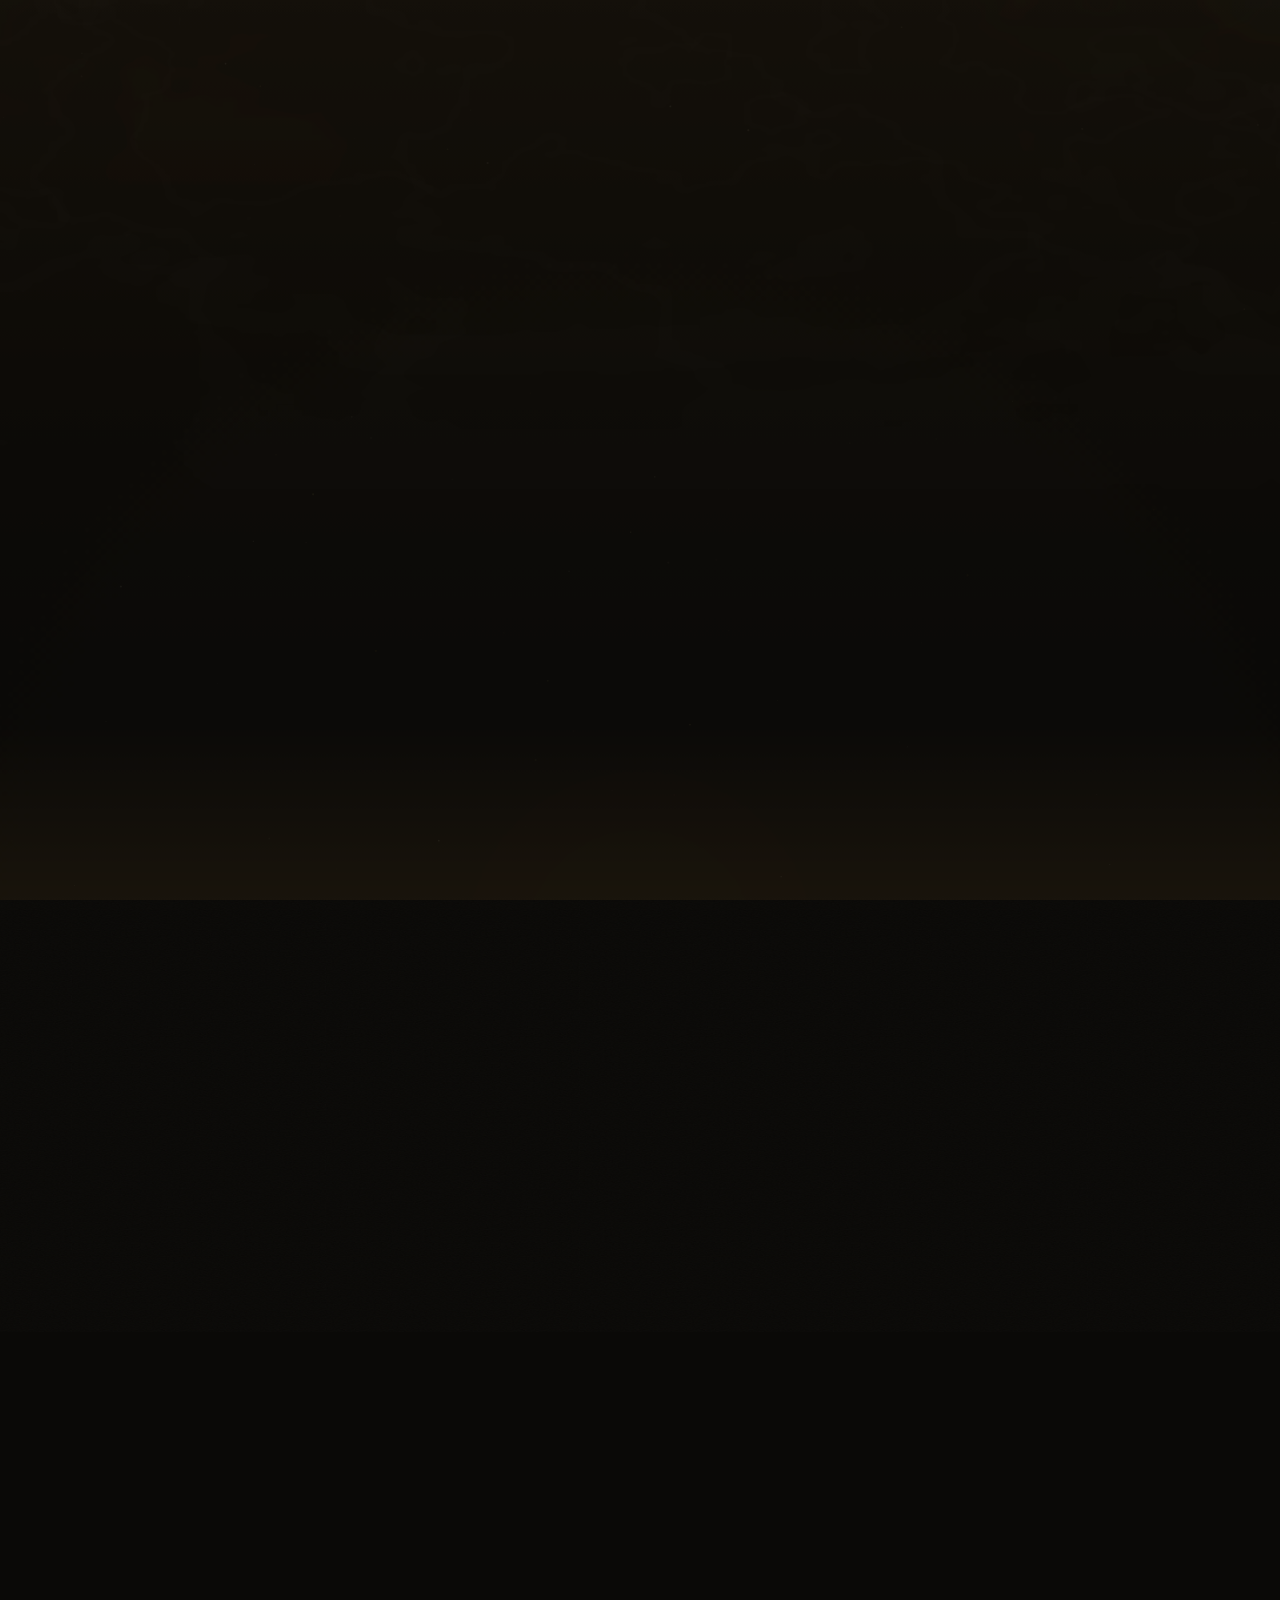
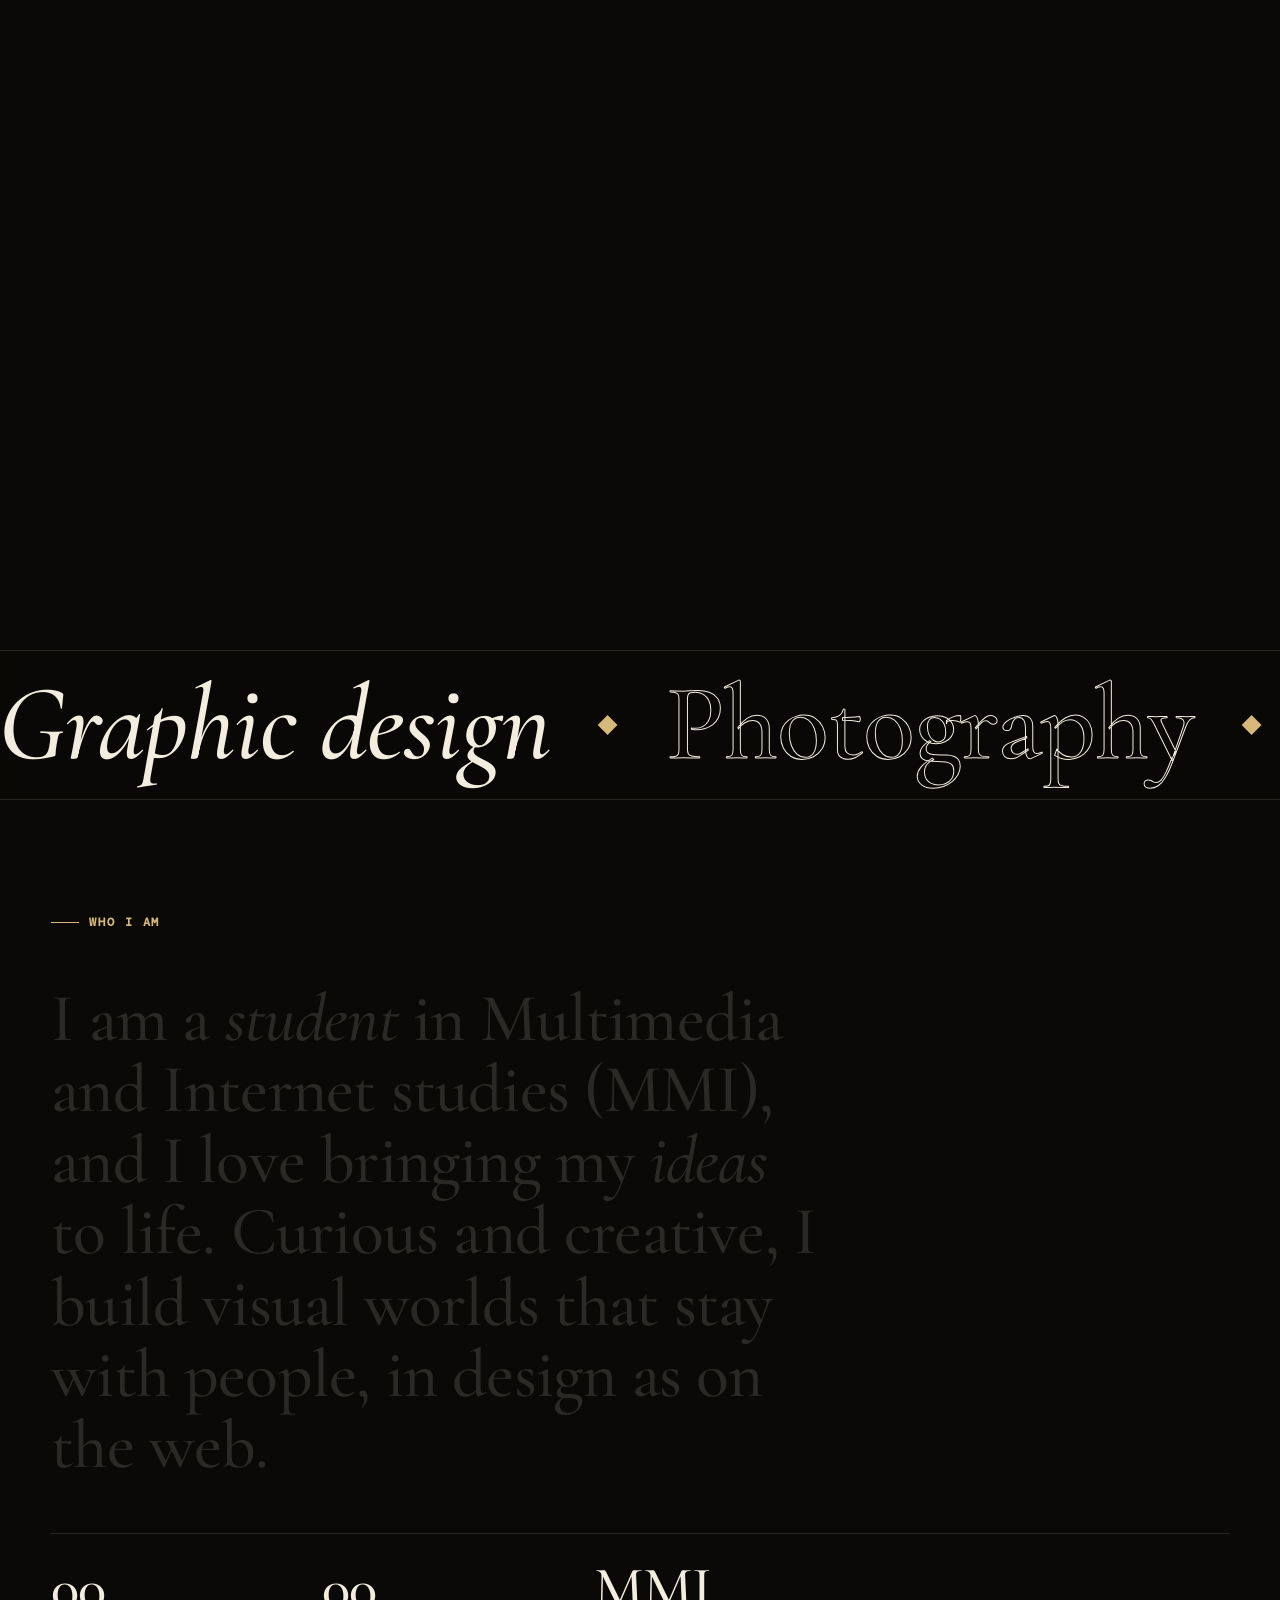
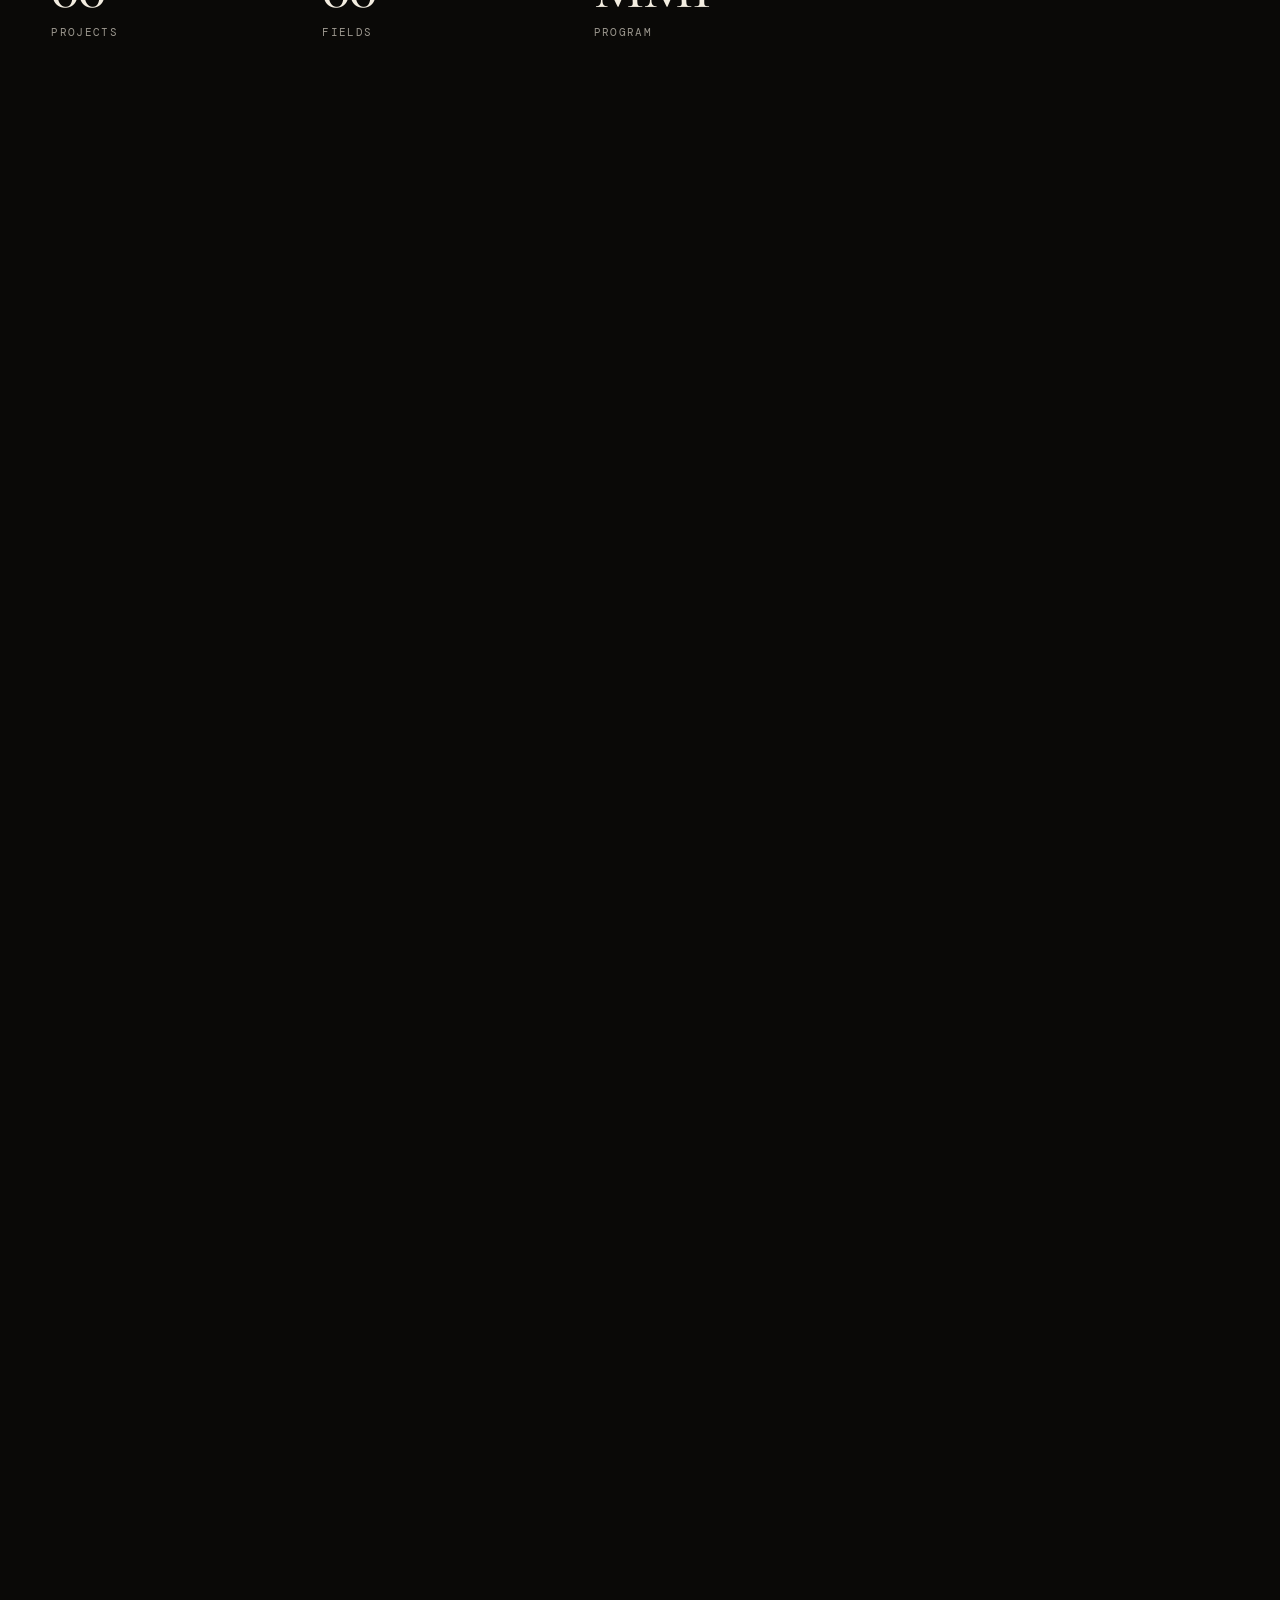
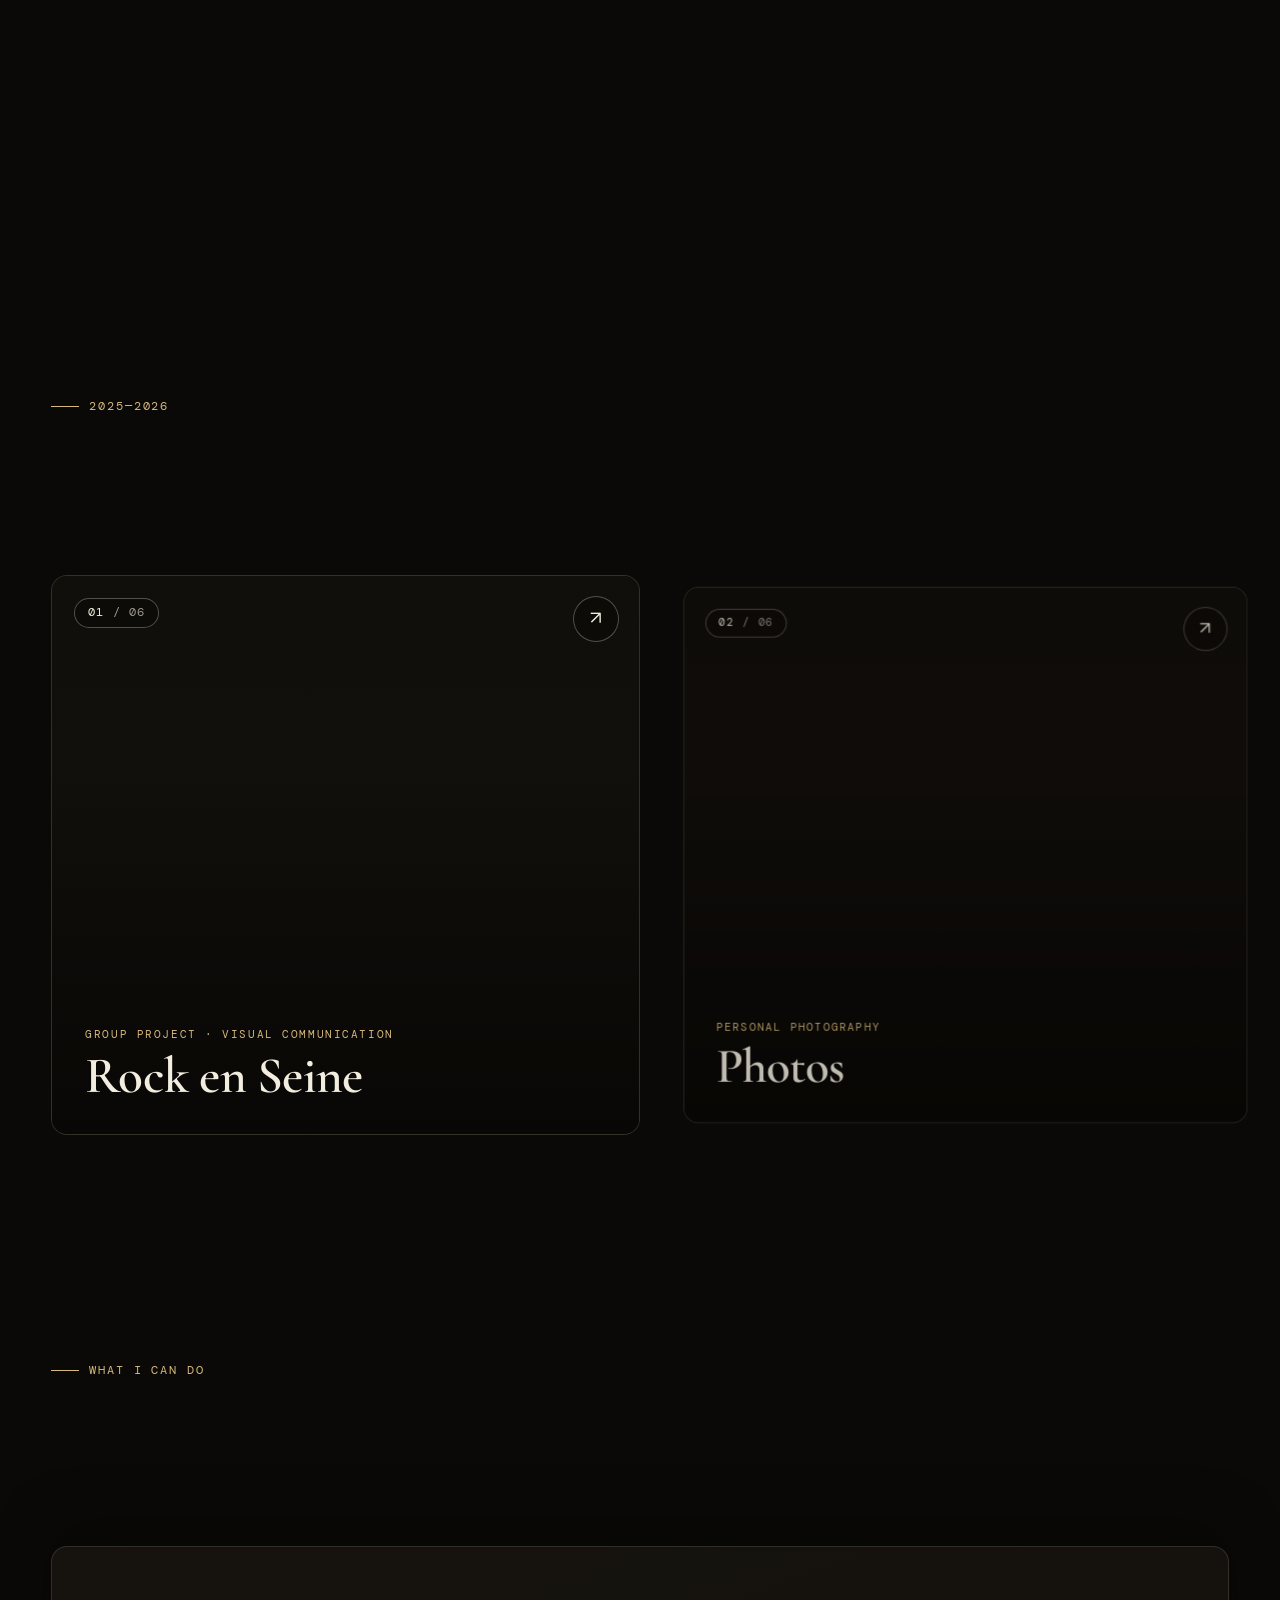
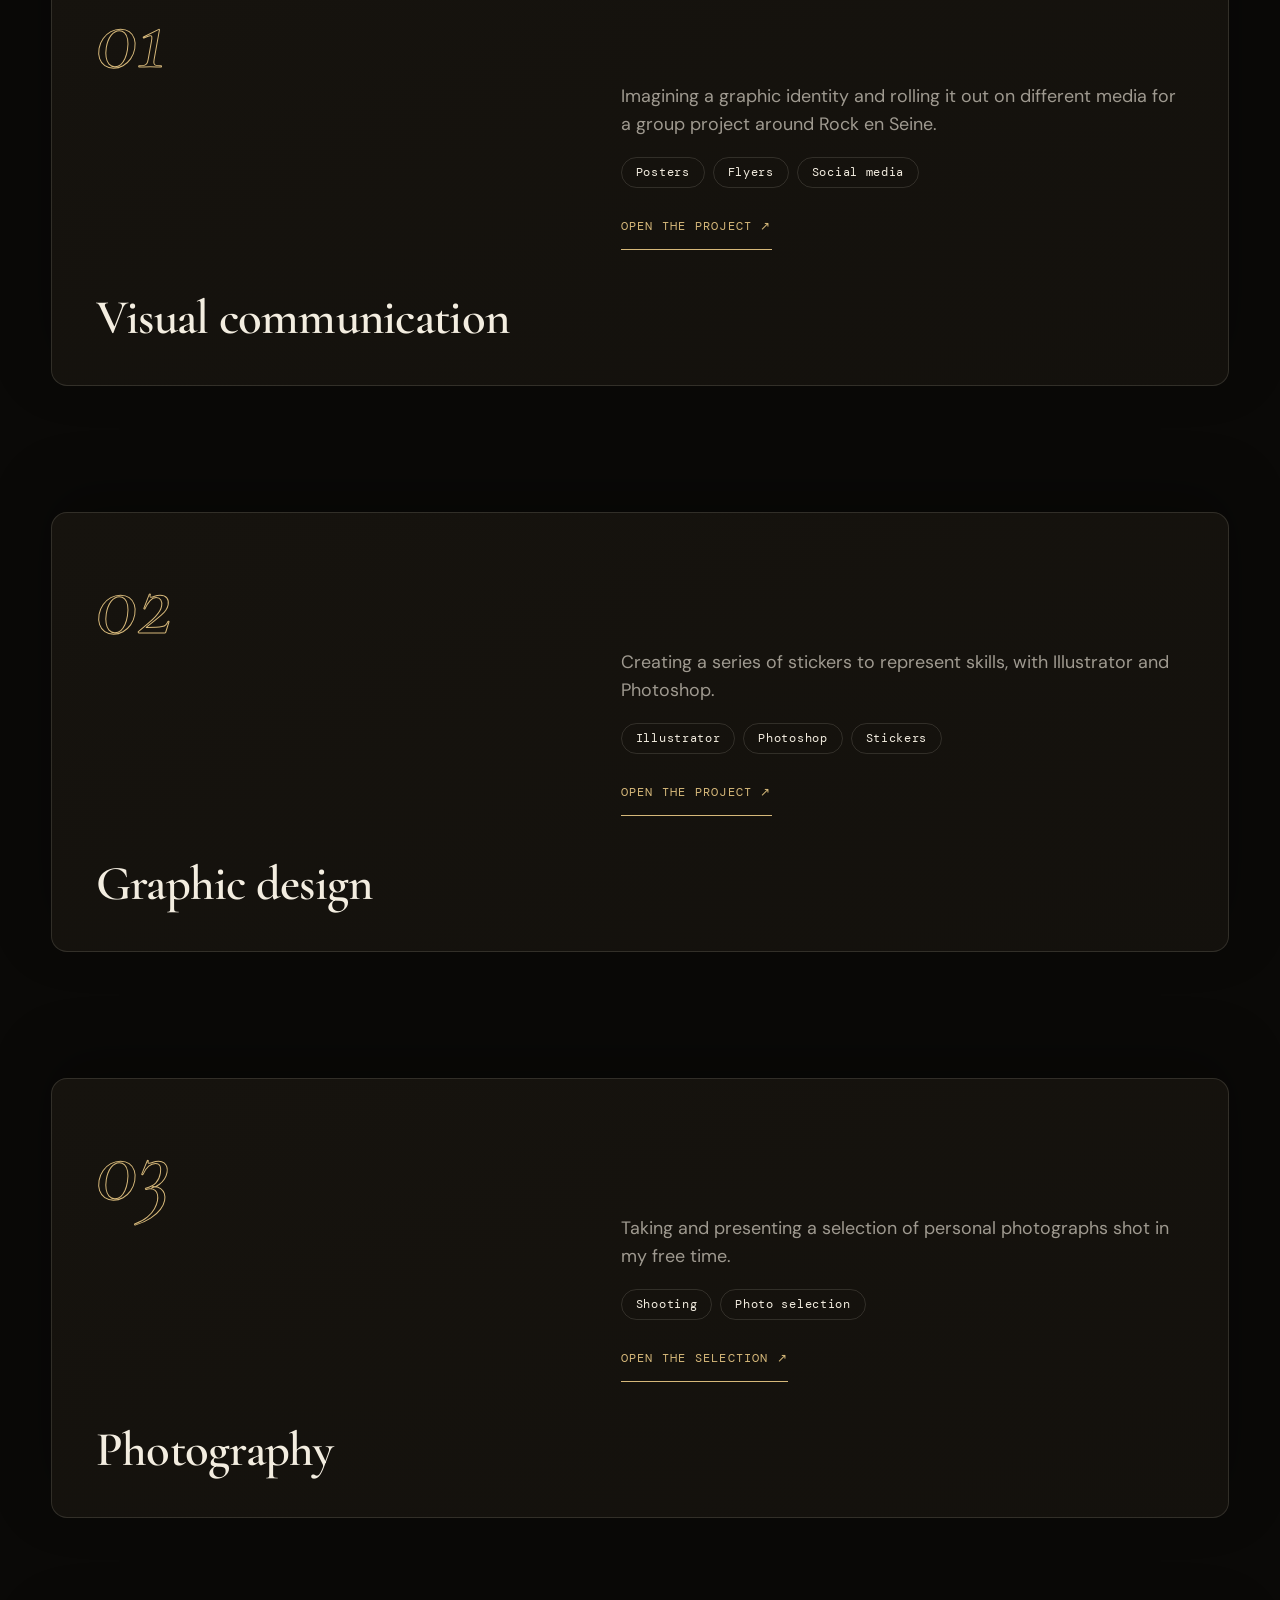
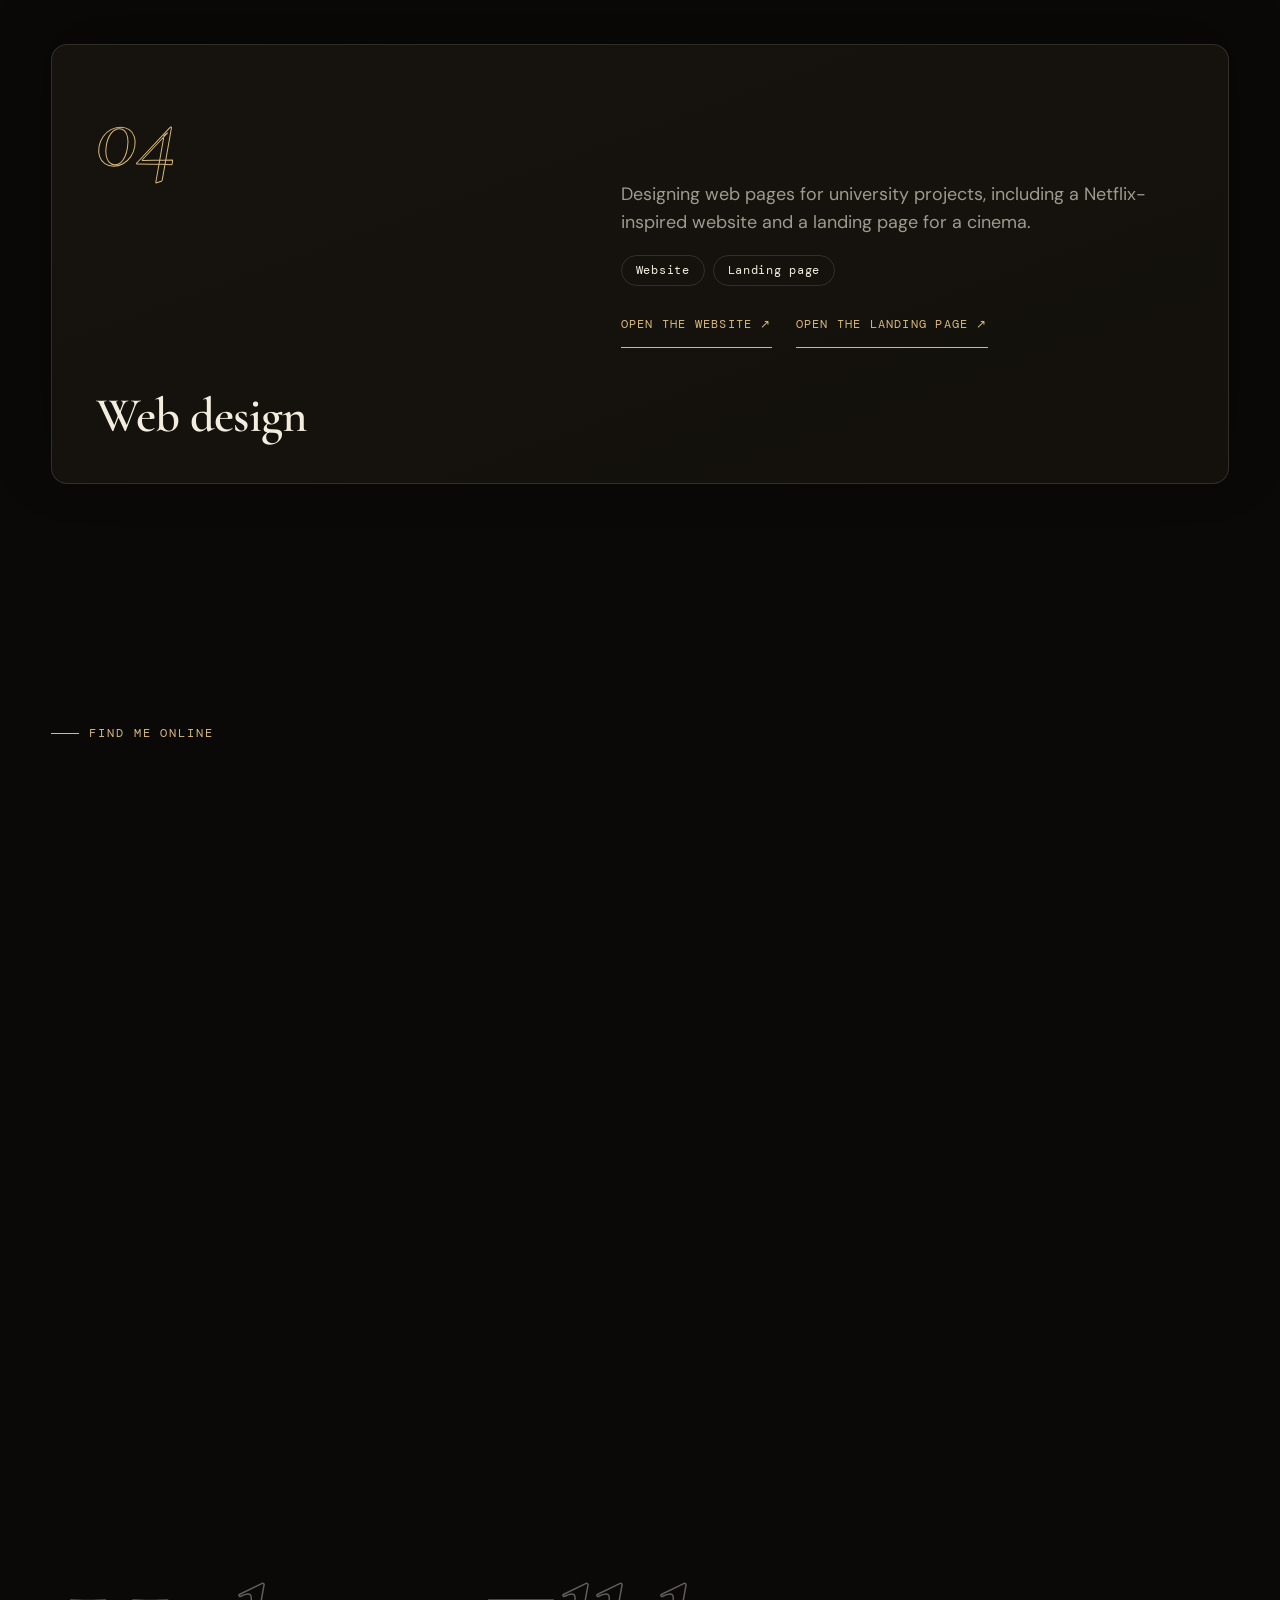
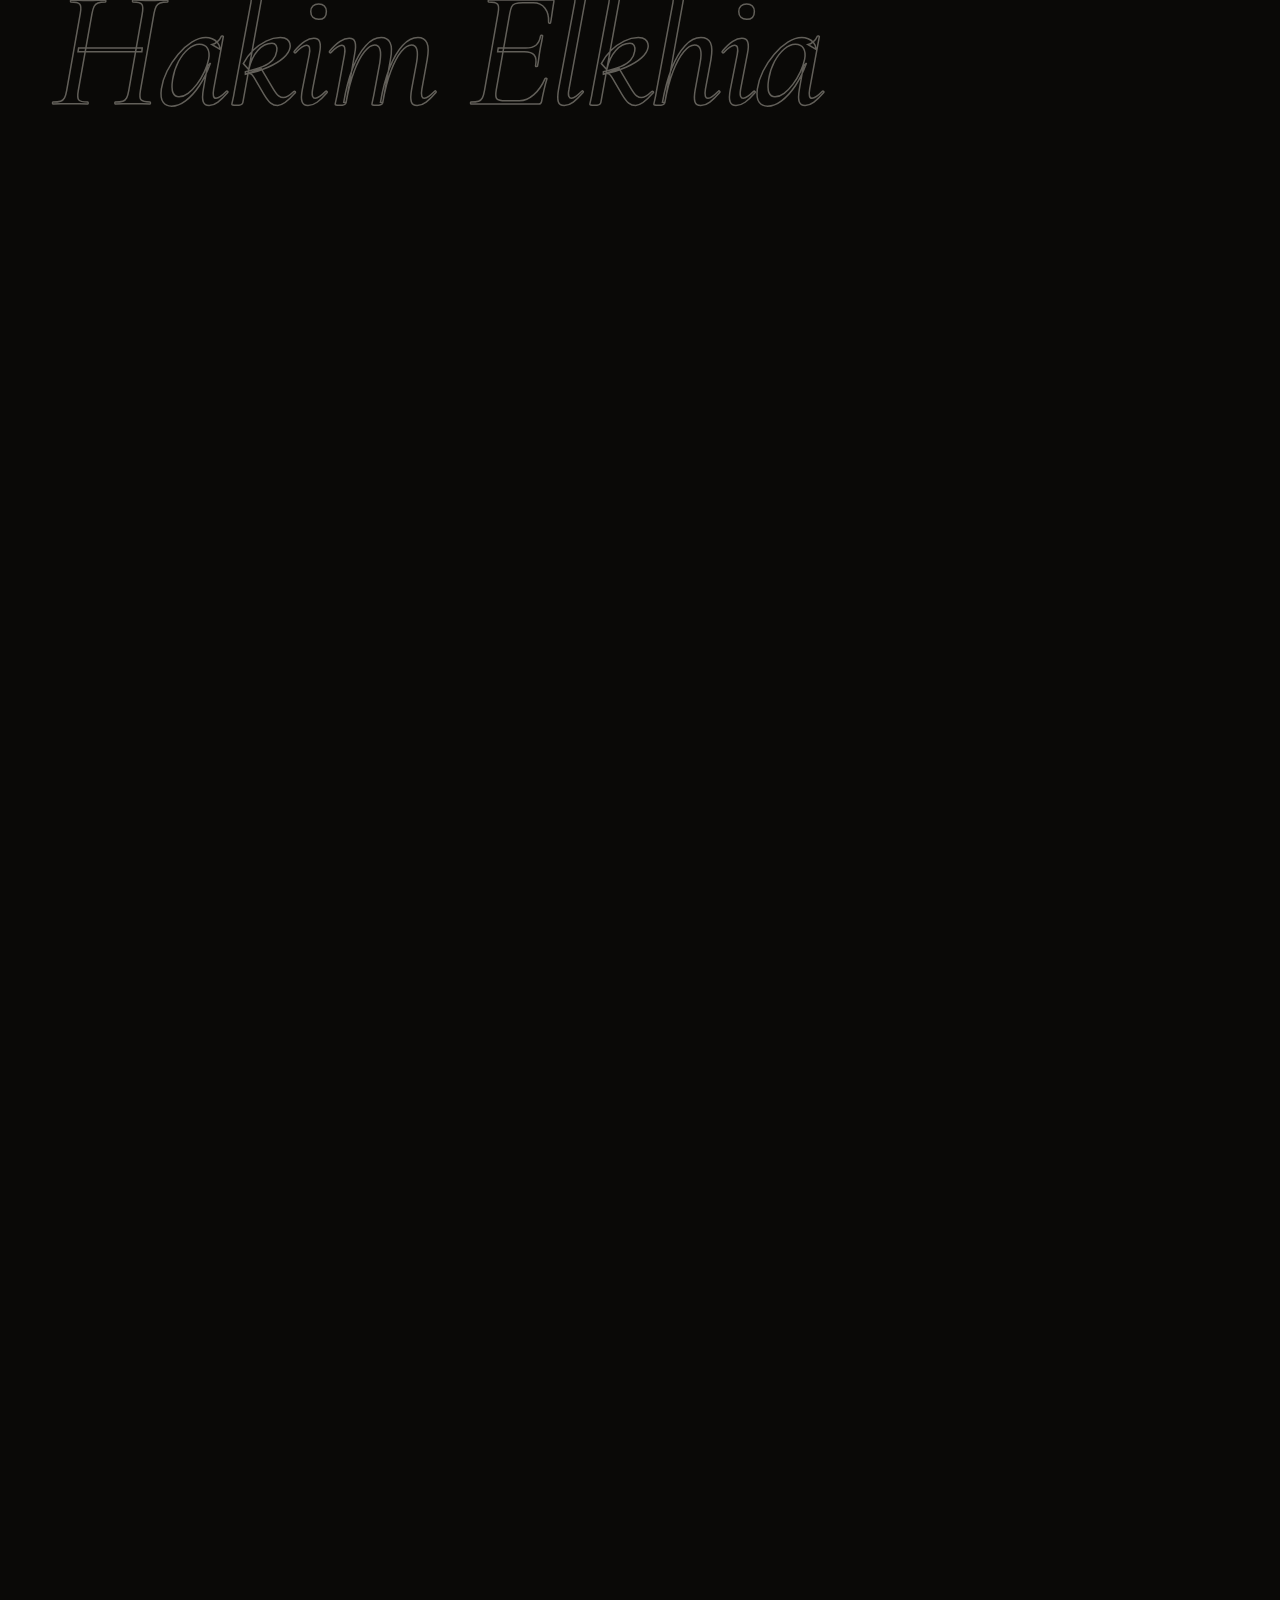
<file: html/portefolio.html>
<!doctype html>
<html lang="fr">
  <head>
    <meta charset="utf-8" />
    <meta name="viewport" content="width=device-width, initial-scale=1" />
    <meta name="robots" content="noindex" />
    <!-- Le portfolio est maintenant dans index.html, à la racine du dossier.
         Cette page ne sert plus qu'à rediriger les anciens liens. -->
    <meta http-equiv="refresh" content="0; url=../index.html" />
    <title>Hakim Elkhia — Portfolio</title>
  </head>
  <body>
    <p><a href="../index.html">Ouvrir le portfolio de Hakim Elkhia</a></p>
  </body>
</html>
</file>
<file: css/portefolio.css>
/* ==========================================================================
   Portfolio de Hakim ELKHIA : version « ruche » pilotée par le défilement.
   Les variables de couleur sont tout en haut : c'est là qu'on change la palette.
   ========================================================================== */

:root {
  color-scheme: dark;
  --bg: #0a0907;
  --bg-2: #12100c;
  --panel: #16130e;
  --ink: #f3ede0;
  --muted: rgba(243, 237, 224, 0.62);
  --line: rgba(243, 237, 224, 0.13);
  --accent: #d6b87a;
  --accent-ink: #19130a;
  --accent-on-dark: #d6b87a;
  --shadow: rgba(0, 0, 0, 0.5);
  --display: "Cormorant Garamond", "GFS Baskerville", "Caladea", Georgia, serif;
  --body: "DM Sans", system-ui, sans-serif;
  --mono: "DM Mono", ui-monospace, monospace;
  --pad: clamp(20px, 4vw, 56px);
  --nav-h: 84px;
}

:root[data-theme="light"] {
  color-scheme: light;
  --bg: #f6f5f1;
  --bg-2: #ecebe4;
  --panel: #ffffff;
  --ink: #14131a;
  --muted: rgba(20, 19, 26, 0.66);
  --line: rgba(20, 19, 26, 0.14);
  --accent: #4b3df2;
  --accent-ink: #ffffff;
  --accent-on-dark: #b0a6ff;
  --shadow: rgba(30, 25, 70, 0.2);
}

* {
  box-sizing: border-box;
}

html {
  background: var(--bg);
  scrollbar-width: thin;
  scrollbar-color: var(--accent) var(--bg);
}

body {
  min-height: 100%;
  margin: 0;
  overflow-x: hidden;
  background: var(--bg);
  color: var(--ink);
  font-family: var(--body);
  line-height: 1.5;
  -webkit-font-smoothing: antialiased;
}

a {
  color: inherit;
}
button {
  font: inherit;
  color: inherit;
}
:focus-visible {
  outline: 2px solid var(--accent);
  outline-offset: 4px;
}

.sr-only {
  position: absolute;
  width: 1px;
  height: 1px;
  margin: -1px;
  overflow: hidden;
  clip-path: inset(50%);
  white-space: nowrap;
}

/* --- Fond : ruche interactive (dessinée en canvas par site.js) --- */
#hive {
  position: fixed;
  inset: 0;
  z-index: 0;
  width: 100%;
  height: 100%;
  pointer-events: none;
}

.grain {
  position: fixed;
  inset: -50%;
  z-index: 50;
  background: url("data:image/svg+xml,%3Csvg xmlns='http://www.w3.org/2000/svg' width='180' height='180'%3E%3Cfilter id='n'%3E%3CfeTurbulence type='fractalNoise' baseFrequency='.85' numOctaves='2' stitchTiles='stitch'/%3E%3C/filter%3E%3Crect width='100%25' height='100%25' filter='url(%23n)' opacity='.6'/%3E%3C/svg%3E");
  opacity: 0.05;
  pointer-events: none;
  animation: grain 0.8s steps(4) infinite;
}

@keyframes grain {
  0% {
    transform: translate(0, 0);
  }
  25% {
    transform: translate(-3%, 2%);
  }
  50% {
    transform: translate(2%, -3%);
  }
  75% {
    transform: translate(-2%, -1%);
  }
}

/* --- Barre du haut, rail latéral, curseur --- */
.topbar {
  position: fixed;
  inset: 0 0 auto;
  z-index: 40;
  display: flex;
  align-items: center;
  justify-content: space-between;
  gap: 20px;
  padding: 22px var(--pad);
  background: linear-gradient(var(--bg), transparent);
  transition:
    transform 0.4s ease,
    opacity 0.3s ease;
}

body.page--project-open .topbar,
body.page--project-open .rail {
  opacity: 0;
  pointer-events: none;
}

.topbar__brand {
  display: inline-flex;
  align-items: center;
  gap: 10px;
  font-family: var(--display);
  font-size: 1.05rem;
  font-weight: 600;
  letter-spacing: -0.01em;
  text-decoration: none;
}

.topbar__brand svg {
  width: 26px;
  height: 26px;
  color: var(--accent);
}

.topbar__links {
  display: flex;
  gap: clamp(14px, 2.4vw, 34px);
  font-family: var(--mono);
  font-size: 0.74rem;
  letter-spacing: 0.12em;
  text-transform: uppercase;
}

.topbar__links a {
  position: relative;
  color: var(--muted);
  text-decoration: none;
  transition: color 0.2s ease;
}

.topbar__links a::after {
  position: absolute;
  right: 0;
  bottom: -6px;
  left: 0;
  height: 1px;
  background: var(--accent);
  content: "";
  transform: scaleX(0);
  transform-origin: left;
  transition: transform 0.35s cubic-bezier(0.2, 0.7, 0.2, 1);
}

.topbar__links a:hover,
.topbar__links a[aria-current="true"] {
  color: var(--ink);
}

.topbar__links a:hover::after,
.topbar__links a[aria-current="true"]::after {
  transform: scaleX(1);
}

.theme-toggle {
  min-height: 38px;
  padding: 9px 16px;
  border: 1px solid var(--line);
  border-radius: 999px;
  background: transparent;
  font-family: var(--mono);
  font-size: 0.72rem;
  letter-spacing: 0.1em;
  text-transform: uppercase;
  cursor: pointer;
  transition:
    border-color 0.2s ease,
    background 0.2s ease;
}

.lang-toggle {
  min-height: 38px;
  min-width: 44px;
  padding: 9px 12px;
  border: 1px solid var(--line);
  border-radius: 999px;
  background: transparent;
  font-family: var(--mono);
  font-size: 0.72rem;
  letter-spacing: 0.1em;
  cursor: pointer;
  transition:
    border-color 0.2s ease,
    background 0.2s ease;
}

.lang-toggle:hover,
.theme-toggle:hover {
  border-color: var(--accent);
  background: color-mix(in srgb, var(--accent) 12%, transparent);
}

.rail {
  position: fixed;
  top: 50%;
  right: clamp(12px, 2vw, 28px);
  z-index: 40;
  display: grid;
  gap: 14px;
  margin: 0;
  padding: 0;
  list-style: none;
  transform: translateY(-50%);
  transition: opacity 0.3s ease;
}

.rail a {
  display: flex;
  align-items: center;
  flex-direction: row-reverse;
  gap: 10px;
  color: var(--muted);
  font-family: var(--mono);
  font-size: 0.64rem;
  letter-spacing: 0.12em;
  text-decoration: none;
  text-transform: uppercase;
}

.rail a::after {
  width: 9px;
  height: 10.4px;
  border: 1px solid var(--muted);
  clip-path: polygon(50% 0, 100% 25%, 100% 75%, 50% 100%, 0 75%, 0 25%);
  content: "";
  transition:
    background 0.3s ease,
    transform 0.3s ease;
}

.rail span {
  max-width: 0;
  overflow: hidden;
  opacity: 0;
  white-space: nowrap;
  transition:
    max-width 0.35s ease,
    opacity 0.3s ease;
}

.rail a:hover span,
.rail a[aria-current="true"] span {
  max-width: 130px;
  opacity: 1;
}

.rail a[aria-current="true"] {
  color: var(--ink);
}
.rail a[aria-current="true"]::after {
  background: var(--accent);
  transform: scale(1.5);
}

.scroll-progress {
  position: fixed;
  top: 0;
  left: 0;
  z-index: 45;
  width: 100%;
  height: 3px;
  background: var(--accent);
  transform: scaleX(var(--p, 0));
  transform-origin: left;
  pointer-events: none;
}

/* --- Structure commune --- */
.page {
  position: relative;
  z-index: 2;
}

.eyebrow {
  display: inline-flex;
  align-items: center;
  gap: 10px;
  margin: 0;
  color: var(--accent);
  font-family: var(--mono);
  font-size: 0.74rem;
  letter-spacing: 0.16em;
  text-transform: uppercase;
}

.eyebrow::before {
  width: 28px;
  height: 1px;
  background: currentColor;
  content: "";
}

.btn {
  display: inline-flex;
  align-items: center;
  gap: 12px;
  min-height: 52px;
  padding: 14px 26px;
  border: 1px solid var(--line);
  border-radius: 999px;
  background: transparent;
  color: var(--ink);
  font-family: var(--mono);
  font-size: 0.76rem;
  letter-spacing: 0.1em;
  text-decoration: none;
  text-transform: uppercase;
  cursor: pointer;
  transition:
    background 0.3s ease,
    color 0.3s ease,
    border-color 0.3s ease,
    transform 0.3s ease,
    translate 0.25s ease-out;
}

.btn:hover {
  border-color: var(--accent);
  transform: translateY(-3px);
}

.btn--primary {
  border-color: transparent;
  background: var(--accent);
  color: var(--accent-ink);
}

.btn--primary:hover {
  background: var(--ink);
  color: var(--bg);
}

/* Mots qui montent d'un masque (titres de section). */
.split .word {
  display: inline-block;
  overflow: hidden;
  padding-bottom: 0.12em;
  margin-bottom: -0.12em;
  vertical-align: top;
}
.split .word > span {
  display: inline-block;
  transform: translateY(110%);
  transition: transform 0.9s cubic-bezier(0.2, 0.8, 0.2, 1);
  transition-delay: calc(var(--i, 0) * 60ms);
}
.split.in-view .word > span {
  transform: none;
}

[data-reveal] {
  opacity: 0;
  transform: translateY(28px);
  transition:
    opacity 0.9s ease,
    transform 0.9s cubic-bezier(0.2, 0.8, 0.2, 1);
  transition-delay: var(--d, 0ms);
}
[data-reveal].in-view {
  opacity: 1;
  transform: none;
}

/* --- Hero : on zoome dans une alvéole en défilant --- */
.hero {
  position: relative;
  height: 250vh;
  --hero-p: 0;
}

.hero__pin {
  position: sticky;
  top: 0;
  display: grid;
  grid-template-rows: auto 1fr auto;
  height: 100vh;
  padding: calc(var(--nav-h) + 6px) var(--pad) 34px;
  overflow: clip;
}

.hero__meta {
  display: flex;
  justify-content: space-between;
  gap: 20px;
  color: var(--muted);
  font-family: var(--mono);
  font-size: 0.72rem;
  letter-spacing: 0.14em;
  text-transform: uppercase;
}

.hero__main {
  display: grid;
  align-content: center;
  gap: clamp(20px, 3vw, 40px);
}

.hero__title {
  margin: 0;
  font-family: var(--display);
  font-size: clamp(4.6rem, 18.5vw, 17rem);
  font-weight: 600;
  line-height: 0.84;
  letter-spacing: calc(-0.05em + var(--hero-p) * 0.14em);
  text-transform: uppercase;
  opacity: calc(1 - var(--hero-p) * 1.35);
  transform: translateY(calc(var(--hero-p) * -7vh))
    scale(calc(1 + var(--hero-p) * 0.5));
  transform-origin: left center;
}

.hero__line {
  display: block;
  overflow: hidden;
  padding: 0.05em 0 0.01em;
}
.hero__line:nth-child(2) {
  color: transparent;
  -webkit-text-stroke: 2px var(--ink);
}

/* L'animation d'entrée attend la fin de l'intro (classe is-ready sur <html>). */
.hero__line .char {
  display: inline-block;
  translate: 0 calc(var(--k, 0) * -7%);
  transform: translateY(105%);
  animation: char-rise 1s cubic-bezier(0.2, 0.8, 0.2, 1) forwards;
  animation-delay: calc(var(--i) * 55ms + 250ms);
  /* Après le raccourci « animation », sinon il remettrait l'animation en marche. */
  animation-play-state: paused;
}

html.is-ready .hero__line .char {
  animation-play-state: running;
}

.hero__line:first-child .char {
  color: color-mix(
    in srgb,
    var(--ink) calc(100% - var(--k, 0) * 100%),
    var(--accent)
  );
}
.hero__line:nth-child(2) .char {
  -webkit-text-stroke-color: color-mix(
    in srgb,
    var(--ink) calc(100% - var(--k, 0) * 100%),
    var(--accent)
  );
}

@keyframes char-rise {
  to {
    transform: none;
  }
}

/* Le reste de l'accueil apparaît juste après le titre. */
.hero__meta > *,
.hero__sub > *,
.hero__foot > * {
  animation: hero-in 0.9s cubic-bezier(0.2, 0.8, 0.2, 1) backwards;
  animation-delay: calc(0.9s + var(--n, 0) * 130ms);
  animation-play-state: paused;
}

html.is-ready .hero__meta > *,
html.is-ready .hero__sub > *,
html.is-ready .hero__foot > * {
  animation-play-state: running;
}
.hero__sub > :nth-child(2),
.hero__foot > :nth-child(2),
.hero__meta > :nth-child(2) {
  --n: 1;
}
@keyframes hero-in {
  from {
    opacity: 0;
    translate: 0 26px;
  }
}

.hero__sub {
  display: flex;
  align-items: flex-end;
  justify-content: space-between;
  gap: 32px;
  flex-wrap: wrap;
  opacity: calc(1 - var(--hero-p) * 2);
}

.hero__tagline {
  max-width: 34ch;
  margin: 0;
  font-family: var(--display);
  font-size: clamp(1.25rem, 2.1vw, 1.9rem);
  font-weight: 600;
  letter-spacing: -0.01em;
  line-height: 1.18;
}

.hero__tagline em {
  color: var(--accent);
  font-style: normal;
}

.hero__goal {
  max-width: 44ch;
  margin: 12px 0 0;
  color: var(--muted);
  font-size: 1rem;
}

.hero__cta {
  display: flex;
  flex-wrap: wrap;
  gap: 12px;
}

.hero__foot {
  display: flex;
  align-items: center;
  justify-content: space-between;
  gap: 20px;
  color: var(--muted);
  font-family: var(--mono);
  font-size: 0.72rem;
  letter-spacing: 0.14em;
  text-transform: uppercase;
  opacity: calc(1 - var(--hero-p) * 3);
}

.hero__cue {
  display: inline-flex;
  align-items: center;
  gap: 14px;
}

.hero__cue::after {
  width: 1px;
  height: 46px;
  background: linear-gradient(var(--accent), transparent);
  content: "";
  animation: cue 1.8s ease-in-out infinite;
  transform-origin: top;
}

@keyframes cue {
  0% {
    transform: scaleY(0);
  }
  60% {
    transform: scaleY(1);
  }
  100% {
    transform: scaleY(1);
    opacity: 0;
  }
}

/* --- Bandeau défilant (réagit à la vitesse du scroll) --- */
.ticker {
  position: relative;
  overflow: hidden;
  border-block: 1px solid var(--line);
  background: color-mix(in srgb, var(--bg) 70%, transparent);
  backdrop-filter: blur(6px);
}

.ticker__track {
  display: flex;
  width: max-content;
  padding: clamp(10px, 1.6vw, 22px) 0;
}

.ticker__item {
  display: inline-flex;
  align-items: center;
  gap: clamp(24px, 4vw, 56px);
  padding-right: clamp(24px, 4vw, 56px);
  font-family: var(--display);
  font-size: clamp(2.6rem, 8vw, 7.5rem);
  font-weight: 600;
  letter-spacing: -0.015em;
  line-height: 1;
  text-transform: uppercase;
  white-space: nowrap;
}

.ticker__item:nth-child(even) {
  color: transparent;
  -webkit-text-stroke: 1.5px var(--ink);
}

.ticker__item::after {
  width: 0.34em;
  height: 0.39em;
  background: var(--accent);
  clip-path: polygon(50% 0, 100% 25%, 100% 75%, 50% 100%, 0 75%, 0 25%);
  content: "";
}

/* --- Profil : le texte s'allume mot après mot --- */
.about {
  position: relative;
  height: 300vh;
}

.about__pin {
  position: sticky;
  top: 0;
  display: grid;
  align-content: center;
  gap: clamp(28px, 4vw, 56px);
  height: 100vh;
  padding: calc(var(--nav-h) + 10px) var(--pad) 40px;
}

.about__text {
  max-width: 26ch;
  margin: 0;
  font-family: var(--display);
  font-size: clamp(1.9rem, 4.6vw, 4.6rem);
  font-weight: 700;
  letter-spacing: -0.012em;
  line-height: 1.08;
}

.about__text .w {
  opacity: 0.14;
  transition:
    opacity 0.35s ease,
    color 0.35s ease;
}
.about__text .w.on {
  opacity: 1;
}
.about__text .w.hl.on {
  color: var(--accent);
}

.about__stats {
  display: grid;
  grid-template-columns: repeat(3, minmax(0, 220px));
  gap: clamp(20px, 4vw, 64px);
  margin: 0;
  padding-top: 26px;
  border-top: 1px solid var(--line);
}

.about__stats div {
  display: grid;
  gap: 6px;
}
.about__stats dt {
  order: 2;
  color: var(--muted);
  font-family: var(--mono);
  font-size: 0.7rem;
  letter-spacing: 0.12em;
  text-transform: uppercase;
}
.about__stats dd {
  margin: 0;
  font-family: var(--display);
  font-size: clamp(2rem, 4vw, 3.4rem);
  font-weight: 600;
  letter-spacing: -0.015em;
  line-height: 1;
}

/* --- Projets : défilement horizontal épinglé --- */
/* z-index : la section épinglée forme sa propre couche ; sans cela, les cartes de la section
   suivante passeraient devant la fenêtre d'un projet ouvert depuis « Compétences ». */
.projects {
  position: relative;
  z-index: 5;
}

.projects__pin {
  position: sticky;
  top: 0;
  display: grid;
  grid-template-columns: minmax(0, 1fr);
  grid-template-rows: auto minmax(0, 1fr);
  gap: clamp(16px, 3vh, 36px);
  height: 100vh;
  padding: calc(var(--nav-h) + 6px) 0 clamp(20px, 4vh, 44px);
  overflow: hidden;
}

/* « clip » empêche aussi le navigateur de décaler la bande quand une carte reçoit le focus. */
@supports (overflow: clip) {
  .projects__pin {
    overflow: clip;
  }
}

.projects__heading {
  display: flex;
  align-items: flex-end;
  justify-content: space-between;
  gap: 24px;
  padding: 0 var(--pad);
}

.projects__title,
.skills__title,
.contact__title {
  margin: 14px 0 0;
  font-family: var(--display);
  font-size: clamp(2.4rem, 6.4vw, 6rem);
  font-weight: 600;
  letter-spacing: -0.015em;
  line-height: 0.95;
}

.projects__title em,
.skills__title em,
.contact__title em {
  color: var(--accent);
  font-style: normal;
}

.projects__side {
  display: grid;
  justify-items: end;
  gap: 12px;
  text-align: right;
}

.projects__description {
  max-width: 28ch;
  margin: 0;
  color: var(--muted);
}

.projects__counter {
  font-family: var(--mono);
  font-size: 0.78rem;
  letter-spacing: 0.14em;
}

.projects__counter b {
  color: var(--accent);
  font-weight: 500;
}

.projects__bar {
  width: 160px;
  height: 2px;
  background: var(--line);
}
.projects__bar::before {
  display: block;
  height: 100%;
  background: var(--accent);
  content: "";
  transform: scaleX(var(--bar, 0));
  transform-origin: left;
}

.projects__list {
  position: relative;
  display: flex;
  align-items: center;
  gap: clamp(16px, 2.4vw, 32px);
  width: max-content;
  height: 100%;
  padding-inline: var(--pad) 18vw;
}

body.page--project-open .projects__list {
  transform: none !important;
}

.project:not(.project--expanded) {
  position: relative;
  flex: 0 0 clamp(300px, 46vw, 640px);
  height: min(100%, 560px);
  border: 1px solid var(--line);
  border-radius: 16px;
  overflow: hidden;
  background: var(--panel);
  cursor: pointer;
  opacity: var(--op, 1);
  transform: perspective(1000px) rotateX(var(--rx, 0deg))
    rotateY(var(--ry, 0deg)) scale(var(--sc, 1));
  transition:
    transform 0.35s ease,
    opacity 0.35s ease,
    border-color 0.3s ease,
    box-shadow 0.3s ease;
}

.project:not(.project--expanded):hover {
  border-color: var(--accent);
  box-shadow: 0 30px 70px var(--shadow);
}

.project__heading {
  position: absolute;
  width: 1px;
  height: 1px;
  margin: -1px;
  overflow: hidden;
  clip-path: inset(50%);
  white-space: nowrap;
}

.project__cover {
  position: absolute;
  inset: 0;
  z-index: 0;
  margin: 0;
  overflow: hidden;
  background: var(--bg-2);
}

.project__cover img {
  display: block;
  width: 100%;
  height: 100%;
  object-fit: cover;
  transform: translateX(calc(var(--px, 0) * -7%)) scale(1.18);
  transition: filter 0.5s ease;
}

.project__cover::after {
  position: absolute;
  inset: 0;
  background: linear-gradient(
    180deg,
    rgba(8, 7, 5, 0.15) 0%,
    rgba(8, 7, 5, 0.05) 35%,
    rgba(8, 7, 5, 0.6) 70%,
    rgba(8, 7, 5, 0.96) 100%
  );
  content: "";
}

.project:not(.project--expanded):hover .project__cover img {
  filter: saturate(1.15) brightness(1.06);
}

.project__open {
  position: absolute;
  inset: 0;
  z-index: 2;
  display: flex;
  flex-direction: column;
  align-items: flex-start;
  justify-content: flex-end;
  width: 100%;
  padding: clamp(22px, 2.6vw, 38px);
  border: 0;
  background: transparent;
  color: #f3ede0;
  text-align: left;
  cursor: pointer;
}

.project__number {
  position: absolute;
  top: 22px;
  left: 22px;
  padding: 5px 13px;
  border: 1px solid rgba(243, 237, 224, 0.3);
  border-radius: 999px;
  background: rgba(10, 9, 7, 0.5);
  font-family: var(--mono);
  font-size: 0.74rem;
  letter-spacing: 0.1em;
  backdrop-filter: blur(10px);
}

.project__mark {
  position: absolute;
  top: 20px;
  right: 20px;
  display: grid;
  width: 46px;
  aspect-ratio: 1;
  place-items: center;
  border: 1px solid rgba(243, 237, 224, 0.3);
  border-radius: 50%;
  background: rgba(10, 9, 7, 0.5);
  font-size: 1.15rem;
  backdrop-filter: blur(10px);
  transition:
    transform 0.35s ease,
    background 0.3s ease,
    color 0.3s ease;
}

.project:not(.project--expanded):hover .project__mark {
  border-color: var(--accent);
  background: var(--accent);
  color: var(--accent-ink);
  transform: rotate(45deg);
}

.project__copy {
  display: grid;
  gap: 8px;
  width: 100%;
}

.project__category {
  color: var(--accent);
  font-family: var(--mono);
  font-size: 0.7rem;
  letter-spacing: 0.14em;
  text-transform: uppercase;
}

.project__title {
  font-family: var(--display);
  font-size: clamp(2rem, 3.6vw, 3.4rem);
  font-weight: 600;
  letter-spacing: -0.015em;
  line-height: 1;
}

.project:not(.project--expanded) .project__category {
  color: var(--accent-on-dark);
}
.project:not(.project--expanded) .project__description {
  display: none;
}

.project__contribution {
  display: block;
}
.project__contribution + .project__contribution {
  margin-top: 0.9em;
}

.project__contribution-label {
  display: block;
  margin-bottom: 0.3em;
  color: var(--accent);
  font-family: var(--mono);
  font-size: 0.7rem;
  font-weight: 400;
  letter-spacing: 0.12em;
  text-transform: uppercase;
}

/* --- Projet agrandi (ouvert par projects.js) ---
   Deux colonnes : à gauche la galerie (grande image, vignettes, flèches), à droite les
   informations du projet et les boutons « projet précédent / suivant ». */
.projects__backdrop {
  position: fixed;
  inset: 0;
  z-index: 70;
  width: 100%;
  height: 100%;
  padding: 0;
  border: 0;
  background: color-mix(in srgb, var(--bg) 76%, transparent);
  backdrop-filter: blur(14px) saturate(1.2);
  cursor: zoom-out;
  animation: fade-in 0.35s ease both;
}

.projects__backdrop[hidden] {
  display: none;
}

.project.project--expanded {
  position: fixed;
  inset: 3vh 3vw;
  z-index: 80;
  display: grid;
  grid-template-columns: minmax(0, 1.7fr) minmax(300px, 0.95fr);
  grid-template-rows: minmax(0, 1fr) auto;
  column-gap: clamp(20px, 3vw, 48px);
  width: auto;
  height: 94vh;
  max-height: 94vh;
  padding: clamp(18px, 2.2vw, 32px);
  overflow: hidden;
  border: 1px solid var(--line);
  border-radius: 20px;
  background: linear-gradient(160deg, var(--panel), var(--bg));
  box-shadow: 0 50px 140px var(--shadow);
  color: var(--ink);
  cursor: default;
  animation: modal-in 0.6s cubic-bezier(0.2, 0.8, 0.2, 1) both;
}

/* La couverture du projet, floutée, colore l'ambiance de la fenêtre. */
.project.project--expanded .project__cover {
  display: block;
  inset: 0;
  z-index: 0;
  opacity: 0.32;
  pointer-events: none;
}

.project.project--expanded .project__cover img {
  filter: blur(70px) saturate(1.6);
  transform: scale(1.4);
}

.project.project--expanded .project__cover::after {
  background: linear-gradient(180deg, transparent 30%, var(--bg) 100%);
}

/* Colonne de droite : informations */
.project.project--expanded .project__open {
  position: relative;
  z-index: 1;
  display: flex;
  flex-direction: column;
  align-items: flex-start;
  justify-content: flex-start;
  grid-column: 2;
  grid-row: 1;
  gap: 22px;
  min-height: 0;
  padding: clamp(30px, 4.6vh, 56px) 70px 0 0;
  overflow: hidden;
  border: 0;
  background: transparent;
  color: var(--ink);
  cursor: default;
  pointer-events: none;
}

.project.project--expanded .project__open .project__number {
  position: static;
  padding: 6px 14px;
  border-color: var(--line);
  background: transparent;
  color: var(--accent);
  backdrop-filter: none;
  animation: rise-in 0.7s cubic-bezier(0.2, 0.8, 0.2, 1) 0.2s both;
}

.project__number::after {
  content: " / " attr(data-total);
  color: var(--muted);
}
.project:not(.project--expanded) .project__number::after {
  color: rgba(243, 237, 224, 0.62);
}

.project.project--expanded .project__open .project__mark {
  display: none;
}

.project.project--expanded .project__open .project__copy {
  display: grid;
  gap: 14px;
  width: 100%;
}

.project.project--expanded .project__open .project__copy > * {
  animation: rise-in 0.8s cubic-bezier(0.2, 0.8, 0.2, 1) both;
}
.project.project--expanded .project__open .project__category {
  animation-delay: 0.28s;
}
.project.project--expanded .project__open .project__title {
  animation-delay: 0.36s;
}
.project.project--expanded .project__open .project__description {
  animation-delay: 0.46s;
}

.project.project--expanded .project__open .project__title {
  margin: 0;
  font-size: clamp(2.4rem, 4.4vw, 4.4rem);
  line-height: 0.95;
}

.project.project--expanded .project__open .project__description {
  display: grid;
  gap: 14px;
  max-width: none;
  padding: 0;
  border: 0;
  color: var(--muted);
  font-size: clamp(0.95rem, 1.15vw, 1.1rem);
  line-height: 1.55;
}

.project.project--expanded .project__contribution {
  padding: 14px 18px;
  border: 1px solid var(--line);
  border-left: 3px solid var(--accent);
  border-radius: 14px;
  background: color-mix(in srgb, var(--bg) 45%, transparent);
}

.project.project--expanded .project__contribution + .project__contribution {
  margin-top: 0;
}

/* Boutons « projet précédent / suivant » (ajoutés par site.js) */
.project__nav {
  display: none;
}

.project.project--expanded .project__nav {
  position: relative;
  z-index: 1;
  display: grid;
  grid-column: 2;
  grid-row: 2;
  grid-template-columns: 1fr 1fr;
  gap: 12px;
  padding-top: 18px;
  animation: rise-in 0.8s cubic-bezier(0.2, 0.8, 0.2, 1) 0.55s both;
}

.project__nav-btn {
  display: grid;
  gap: 4px;
  padding: 14px 18px;
  border: 1px solid var(--line);
  border-radius: 16px;
  background: color-mix(in srgb, var(--bg) 40%, transparent);
  color: var(--ink);
  text-align: left;
  cursor: pointer;
  transition:
    border-color 0.25s ease,
    background 0.25s ease,
    transform 0.25s ease;
}

.project__nav-btn:last-child {
  text-align: right;
}
.project__nav-btn:hover {
  border-color: var(--accent);
  background: color-mix(in srgb, var(--accent) 12%, transparent);
  transform: translateY(-2px);
}

.project__nav-label {
  color: var(--accent);
  font-family: var(--mono);
  font-size: 0.66rem;
  letter-spacing: 0.16em;
  text-transform: uppercase;
}

.project__nav-title {
  overflow: hidden;
  font-family: var(--display);
  font-size: 1.05rem;
  font-weight: 700;
  letter-spacing: -0.01em;
  text-overflow: ellipsis;
  white-space: nowrap;
}

/* Colonne de gauche : galerie */
.project__gallery {
  display: none;
}

.project.project--expanded .project__gallery {
  position: relative;
  z-index: 1;
  display: grid;
  grid-column: 1;
  grid-row: 1 / span 2;
  min-height: 0;
  animation: stage-in 0.9s cubic-bezier(0.2, 0.8, 0.2, 1) 0.1s both;
}

.project__gallery-empty {
  display: grid;
  align-content: center;
  justify-items: center;
  gap: 18px;
  min-height: 0;
  height: 100%;
  margin: 0;
  padding: 24px;
  border: 1px dashed var(--line);
  border-radius: 14px;
  color: var(--muted);
  text-align: center;
}

.project__gallery-empty::before {
  width: 64px;
  height: 74px;
  background: color-mix(in srgb, var(--accent) 22%, transparent);
  clip-path: polygon(50% 0, 100% 25%, 100% 75%, 50% 100%, 0 75%, 0 25%);
  content: "";
}

/* Sans photo : le message occupe toute la zone de gauche. */
.project.project--expanded
  .project__gallery:has(.project__gallery-empty:not([hidden]))
  .project__images {
  display: none;
}

.project__gallery-empty[hidden] {
  display: none;
}

.project.project--expanded .project__images {
  display: grid;
  grid-template-columns: repeat(4, minmax(0, 1fr));
  grid-template-rows: minmax(0, 1fr) 84px;
  gap: 12px;
  height: 100%;
  min-height: 0;
  padding: 0;
  overflow: visible;
}

.project__photo {
  position: relative;
  display: block;
  min-width: 0;
  min-height: 0;
  margin: 0;
  overflow: hidden;
  border-radius: 16px;
}

.project__photo[hidden] {
  display: none;
}
.project__photo[data-gallery-position="current"] {
  grid-column: 1 / -1;
  grid-row: 1;
  border: 1px solid var(--line);
  border-radius: 14px;
  background: color-mix(in srgb, var(--bg) 55%, transparent);
  backdrop-filter: blur(6px);
}
.project__photo[data-gallery-position="previous-2"] {
  grid-column: 1;
  grid-row: 2;
}
.project__photo[data-gallery-position="previous-1"] {
  grid-column: 2;
  grid-row: 2;
}
.project__photo[data-gallery-position="next-1"] {
  grid-column: 3;
  grid-row: 2;
}
.project__photo[data-gallery-position="next-2"] {
  grid-column: 4;
  grid-row: 2;
}

.project__photo img {
  display: block;
  width: 100%;
  height: 100%;
  max-width: none;
  max-height: none;
  border: 0;
  border-radius: inherit;
  cursor: zoom-in;
  transition:
    opacity 0.3s ease,
    transform 0.5s cubic-bezier(0.2, 0.8, 0.2, 1);
}

.project__photo[data-gallery-position="current"] img {
  padding: 14px;
  object-fit: contain;
}
.project__photo[data-gallery-position="current"]:hover img {
  transform: scale(1.015);
}

.project__photo[data-gallery-position^="previous-"] img,
.project__photo[data-gallery-position^="next-"] img {
  border: 1px solid var(--line);
  object-fit: cover;
  opacity: 0.55;
  cursor: pointer;
}

.project__photo[data-gallery-position^="previous-"]:hover img,
.project__photo[data-gallery-position^="next-"]:hover img {
  opacity: 1;
  transform: scale(1.04);
}
.project__photo img:focus-visible {
  outline: 2px solid var(--accent);
  outline-offset: -3px;
}

.project__photo figcaption {
  position: absolute;
  bottom: 14px;
  left: 16px;
  max-width: 62%;
  padding: 7px 14px;
  overflow: hidden;
  border-radius: 999px;
  background: rgba(10, 9, 7, 0.62);
  backdrop-filter: blur(10px);
  color: #f3ede0;
  font-size: 0.78rem;
  text-overflow: ellipsis;
  white-space: nowrap;
  pointer-events: none;
}

.project__photo figcaption:empty {
  display: none;
}

.project__photo[data-gallery-position^="previous-"] figcaption,
.project__photo[data-gallery-position^="next-"] figcaption {
  display: none;
}

/* Flèches et compteur posés sur la grande image */
.project__gallery-controls {
  display: none;
}

.project.project--expanded .project__gallery-controls {
  position: absolute;
  inset: 0 0 96px 0;
  z-index: 3;
  display: flex;
  align-items: center;
  justify-content: space-between;
  padding: 0 14px;
  pointer-events: none;
}

.project.project--expanded .project__gallery-controls[hidden] {
  display: none;
}

.project__gallery-navigation {
  display: grid;
  width: 52px;
  aspect-ratio: 1;
  place-items: center;
  border: 1px solid rgba(243, 237, 224, 0.28);
  border-radius: 50%;
  background: rgba(10, 9, 7, 0.55);
  backdrop-filter: blur(10px);
  color: #f3ede0;
  font-size: 1.2rem;
  cursor: pointer;
  pointer-events: auto;
  transition:
    transform 0.25s ease,
    background 0.25s ease,
    border-color 0.25s ease,
    color 0.25s ease;
}

.project__gallery-navigation:hover {
  border-color: var(--accent);
  background: var(--accent);
  color: var(--accent-ink);
  transform: scale(1.08);
}
.project__gallery-navigation:disabled {
  opacity: 0.3;
  cursor: default;
  pointer-events: none;
}

.project__gallery-position {
  position: absolute;
  right: 16px;
  bottom: 14px;
  padding: 7px 14px;
  border-radius: 999px;
  background: rgba(10, 9, 7, 0.62);
  backdrop-filter: blur(10px);
  color: #f3ede0;
  font-family: var(--mono);
  font-size: 0.74rem;
  letter-spacing: 0.1em;
  pointer-events: none;
}

.project__close {
  display: none;
}

.project.project--expanded .project__close {
  position: absolute;
  top: clamp(18px, 2.2vw, 30px);
  right: clamp(18px, 2.2vw, 30px);
  z-index: 5;
  display: grid;
  width: 52px;
  aspect-ratio: 1;
  place-items: center;
  border: 1px solid var(--line);
  border-radius: 50%;
  background: color-mix(in srgb, var(--bg) 60%, transparent);
  backdrop-filter: blur(10px);
  cursor: pointer;
  transition:
    transform 0.3s ease,
    border-color 0.2s ease,
    background 0.2s ease;
}

.project.project--expanded .project__close::before,
.project.project--expanded .project__close::after {
  position: absolute;
  width: 18px;
  height: 1.5px;
  border-radius: 2px;
  background: var(--ink);
  content: "";
}

.project.project--expanded .project__close::before {
  transform: rotate(45deg);
}
.project.project--expanded .project__close::after {
  transform: rotate(-45deg);
}
.project.project--expanded .project__close:hover {
  transform: rotate(90deg);
  border-color: var(--accent);
  background: color-mix(in srgb, var(--accent) 16%, transparent);
}

@keyframes modal-in {
  from {
    opacity: 0;
    transform: translateY(46px) scale(0.97);
  }
  to {
    opacity: 1;
    transform: none;
  }
}

@keyframes stage-in {
  from {
    opacity: 0;
    clip-path: inset(0 0 100% 0 round 14px);
  }
  to {
    opacity: 1;
    clip-path: inset(0 round 14px);
  }
}

@keyframes rise-in {
  from {
    opacity: 0;
    transform: translateY(24px);
  }
  to {
    opacity: 1;
    transform: none;
  }
}

@keyframes fade-in {
  from {
    opacity: 0;
  }
}

body.page--project-open {
  overflow: hidden;
}

/* Visionneuse plein écran (boîte de dialogue native) */
.photo-lightbox {
  position: fixed;
  inset: 0;
  display: flex;
  flex-direction: column;
  align-items: center;
  justify-content: center;
  gap: clamp(12px, 2vh, 20px);
  width: 100vw;
  height: 100vh;
  max-width: none;
  max-height: none;
  margin: 0;
  padding: 5vh 5vw;
  overflow: hidden;
  border: 0;
  background: transparent;
  color: var(--ink);
}

.photo-lightbox:not([open]) {
  display: none;
}
.photo-lightbox::backdrop {
  background: color-mix(in srgb, var(--bg) 94%, transparent);
  backdrop-filter: blur(8px);
}
.photo-lightbox__image {
  display: block;
  max-width: 82vw;
  max-height: 82vh;
  border: 1px solid var(--line);
  border-radius: 12px;
  object-fit: contain;
  box-shadow: 0 32px 100px var(--shadow);
}
.photo-lightbox__title {
  max-width: 90vw;
  margin: 0;
  font-family: var(--mono);
  font-size: 0.85rem;
  letter-spacing: 0.08em;
  text-align: center;
}

.photo-lightbox__navigation {
  position: absolute;
  top: 50%;
  z-index: 1;
  display: grid;
  width: clamp(42px, 5vw, 60px);
  aspect-ratio: 1;
  place-items: center;
  transform: translateY(-50%);
  border: 1px solid var(--line);
  border-radius: 50%;
  background: color-mix(in srgb, var(--bg) 60%, transparent);
  font-size: 1.6rem;
  cursor: pointer;
  transition:
    transform 0.2s ease,
    border-color 0.2s ease,
    background 0.2s ease;
}

.photo-lightbox__navigation--previous {
  left: clamp(14px, 3vw, 42px);
}
.photo-lightbox__navigation--next {
  right: clamp(14px, 3vw, 42px);
}
.photo-lightbox__navigation:hover {
  transform: translateY(-50%) scale(1.08);
  border-color: var(--accent);
}
.photo-lightbox__navigation[hidden] {
  display: none;
}

.photo-lightbox__close {
  position: absolute;
  top: clamp(18px, 4vh, 36px);
  right: clamp(18px, 4vw, 48px);
  z-index: 1;
  display: grid;
  width: 48px;
  aspect-ratio: 1;
  place-items: center;
  border: 1px solid var(--line);
  border-radius: 50%;
  background: transparent;
  cursor: pointer;
  transition:
    transform 0.2s ease,
    border-color 0.2s ease;
}

.photo-lightbox__close::before,
.photo-lightbox__close::after {
  position: absolute;
  width: 16px;
  height: 1.5px;
  border-radius: 2px;
  background: var(--ink);
  content: "";
}
.photo-lightbox__close::before {
  transform: rotate(45deg);
}
.photo-lightbox__close::after {
  transform: rotate(-45deg);
}
.photo-lightbox__close:hover {
  transform: rotate(90deg);
  border-color: var(--accent);
}

/* --- Compétences : cartes qui s'empilent --- */
.skills {
  position: relative;
  padding: clamp(80px, 12vw, 160px) var(--pad) 0;
}

.skills__heading {
  display: flex;
  align-items: flex-end;
  justify-content: space-between;
  gap: 24px;
  margin-bottom: clamp(28px, 5vw, 64px);
}

.skills__intro {
  max-width: 30ch;
  margin: 0;
  color: var(--muted);
}

.skills__grid {
  display: block;
  padding-bottom: 6vh;
}

.skill-card {
  --s: 1;
  position: sticky;
  top: calc(var(--nav-h) + var(--i, 0) * 20px);
  display: grid;
  grid-template-columns: minmax(0, 0.9fr) minmax(0, 1.1fr);
  grid-template-areas: "num body" "title body";
  grid-template-rows: auto 1fr;
  gap: 8px clamp(24px, 5vw, 80px);
  min-height: min(54vh, 440px);
  margin-bottom: 14vh;
  padding: clamp(26px, 3.4vw, 52px);
  border: 1px solid var(--line);
  border-radius: 16px;
  background: linear-gradient(
    160deg,
    var(--panel),
    color-mix(in srgb, var(--panel) 80%, var(--bg))
  );
  box-shadow: 0 -20px 60px color-mix(in srgb, var(--shadow) 60%, transparent);
  transform: scale(var(--s));
  transform-origin: 50% 0;
}

.skill-card:last-child {
  margin-bottom: 0;
}

.skill-card__number {
  grid-area: num;
  color: transparent;
  font-family: var(--display);
  font-size: clamp(3.4rem, 7vw, 6.4rem);
  font-weight: 600;
  line-height: 1;
  -webkit-text-stroke: 1px var(--accent);
}

.skill-card__title {
  grid-area: title;
  align-self: end;
  margin: 0;
  font-family: var(--display);
  font-size: clamp(1.8rem, 3.4vw, 3rem);
  font-weight: 600;
  letter-spacing: -0.015em;
  line-height: 1;
}

.skill-card__body {
  grid-area: body;
  display: flex;
  flex-direction: column;
  justify-content: center;
  gap: 18px;
}
.skill-card__description {
  margin: 0;
  color: var(--muted);
  font-size: clamp(1rem, 1.4vw, 1.2rem);
  line-height: 1.6;
}

.skill-card__tags {
  display: flex;
  flex-wrap: wrap;
  gap: 8px;
  margin: 0;
  padding: 0;
  list-style: none;
}

.skill-card__tags li {
  padding: 6px 14px;
  border: 1px solid var(--line);
  border-radius: 999px;
  font-family: var(--mono);
  font-size: 0.72rem;
  letter-spacing: 0.06em;
}

.skill-card__links {
  display: flex;
  flex-wrap: wrap;
  align-items: flex-start;
  gap: 8px 24px;
}

.skill-card__link {
  align-self: flex-start;
  padding: 0 0 4px;
  border: 0;
  border-bottom: 1px solid var(--accent);
  background: transparent;
  color: var(--accent);
  font-family: var(--mono);
  font-size: 0.76rem;
  letter-spacing: 0.1em;
  text-transform: uppercase;
  cursor: pointer;
}

/* --- Contact --- */
.contact {
  position: relative;
  padding: clamp(100px, 14vw, 200px) var(--pad) 40px;
}

.contact__title {
  font-size: clamp(2.8rem, 9.5vw, 10rem);
  line-height: 0.92;
}

.contact__row {
  display: flex;
  align-items: flex-start;
  justify-content: space-between;
  gap: 32px;
  flex-wrap: wrap;
  margin-top: clamp(28px, 4vw, 56px);
}

.contact__description {
  max-width: 34ch;
  margin: 0;
  color: var(--muted);
  font-size: 1.1rem;
}
.contact__actions {
  display: flex;
  flex-wrap: wrap;
  gap: 12px;
}

.contact__links {
  display: grid;
  grid-template-columns: repeat(3, minmax(0, 1fr));
  gap: 16px;
  margin-top: clamp(40px, 6vw, 80px);
}

.contact__link {
  position: relative;
  display: flex;
  align-items: center;
  justify-content: space-between;
  gap: 16px;
  padding: 26px 28px;
  overflow: hidden;
  border: 1px solid var(--line);
  border-radius: 14px;
  text-decoration: none;
  transition:
    border-color 0.3s ease,
    transform 0.3s ease;
}

.contact__link::before {
  position: absolute;
  inset: 0;
  background: var(--accent);
  content: "";
  transform: translateY(101%);
  transition: transform 0.45s cubic-bezier(0.2, 0.8, 0.2, 1);
}

.contact__link > * {
  position: relative;
}
.contact__link:hover {
  transform: translateY(-4px);
  border-color: var(--accent);
  color: var(--accent-ink);
}
.contact__link:hover::before {
  transform: none;
}
.contact__link-copy {
  display: grid;
  gap: 2px;
}
.contact__link-label {
  font-family: var(--display);
  font-size: 1.5rem;
  font-weight: 600;
  letter-spacing: -0.01em;
}
.contact__link-detail {
  color: var(--muted);
  font-size: 0.92rem;
  transition: color 0.3s ease;
}
.contact__link:hover .contact__link-detail {
  color: inherit;
}
.contact__link-mark {
  font-size: 1.4rem;
}

.contact__signature {
  display: flex;
  align-items: flex-end;
  justify-content: space-between;
  gap: 24px;
  flex-wrap: wrap;
  margin-top: clamp(56px, 8vw, 110px);
  padding-top: 24px;
  border-top: 1px solid var(--line);
  color: var(--muted);
}

.contact__signature p {
  max-width: 44ch;
  margin: 0;
}
.contact__signature strong {
  color: var(--accent);
  font-weight: 500;
}
.contact__top {
  font-family: var(--mono);
  font-size: 0.74rem;
  letter-spacing: 0.12em;
  text-transform: uppercase;
}

.footer-mark {
  margin: clamp(36px, 6vw, 90px) 0 0;
  font-family: var(--display);
  font-size: clamp(2.4rem, 10.6vw, 12rem);
  font-weight: 600;
  letter-spacing: -0.01em;
  line-height: 0.9;
  text-transform: uppercase;
  white-space: nowrap;
  color: transparent;
  -webkit-text-stroke: 1.5px color-mix(in srgb, var(--ink) 38%, transparent);
  background: linear-gradient(var(--accent), var(--accent)) no-repeat;
  background-size: calc(var(--fp, 0) * 100%) 100%;
  -webkit-background-clip: text;
  background-clip: text;
  user-select: none;
}

.project__open:focus-visible {
  outline-offset: -6px;
  border-radius: 16px;
}

/* --- Indicateur « Faites défiler » --- */
.scroll-cue {
  position: fixed;
  bottom: clamp(20px, 4vh, 40px);
  left: 50%;
  z-index: 35;
  display: grid;
  justify-items: center;
  gap: 10px;
  color: var(--ink);
  text-decoration: none;
  opacity: 0;
  translate: -50% 22px;
  pointer-events: none;
  transition:
    opacity 0.6s ease,
    translate 0.6s cubic-bezier(0.2, 0.8, 0.2, 1);
}

.scroll-cue.is-shown {
  opacity: 1;
  translate: -50% 0;
  pointer-events: auto;
}
.scroll-cue.is-shown.is-hidden {
  opacity: 0;
  translate: -50% 22px;
  pointer-events: none;
}

.scroll-cue__text {
  color: var(--muted);
  font-family: var(--mono);
  font-size: 0.7rem;
  letter-spacing: 0.24em;
  text-transform: uppercase;
}

.scroll-cue__icon {
  width: 58px;
  height: 66px;
  overflow: visible;
}

.scroll-cue__hex,
.scroll-cue__ring,
.scroll-cue__arrow {
  fill: none;
  stroke: var(--accent);
  stroke-linecap: round;
  stroke-linejoin: round;
}

.scroll-cue__hex {
  stroke-width: 1.8;
  fill: color-mix(in srgb, var(--accent) 10%, transparent);
}
.scroll-cue__arrow {
  stroke-width: 2.2;
  animation: cue-bob 1.6s ease-in-out infinite;
}
.scroll-cue__arrow--2 {
  opacity: 0.45;
  animation-delay: 0.18s;
}

.scroll-cue__ring {
  stroke-width: 1.2;
  opacity: 0;
  transform-box: fill-box;
  transform-origin: center;
  animation: cue-ring 2.4s ease-out infinite;
}

.scroll-cue__ring--2 {
  animation-delay: 1.2s;
}
.scroll-cue:hover .scroll-cue__hex {
  fill: color-mix(in srgb, var(--accent) 28%, transparent);
}

@keyframes cue-bob {
  0%,
  100% {
    translate: 0 -3px;
  }
  50% {
    translate: 0 4px;
  }
}

@keyframes cue-ring {
  0% {
    transform: scale(1);
    opacity: 0.8;
  }
  100% {
    transform: scale(2.1);
    opacity: 0;
  }
}

.hero__status {
  display: inline-flex;
  align-items: center;
  gap: 10px;
}

.hero__status i {
  width: 8px;
  height: 8px;
  border-radius: 50%;
  background: var(--accent);
  animation: status-pulse 2s ease-out infinite;
}

@keyframes status-pulse {
  0% {
    box-shadow: 0 0 0 0 color-mix(in srgb, var(--accent) 60%, transparent);
  }
  70%,
  100% {
    box-shadow: 0 0 0 10px transparent;
  }
}

/* --- Intro d'ouverture (uniquement si JavaScript est actif) --- */
/* La scène (l'ange, dessiné par site.js) passe au premier plan pendant le chargement, puis
   reste en fond de l'accueil, derrière les fils et le contenu. */
.scene {
  position: fixed;
  inset: 0;
  z-index: 0;
  display: block;
  width: 100%;
  height: 100%;
  pointer-events: none;
}

.loader {
  display: none;
}
html.js-loading {
  overflow: hidden;
}

html.js-loading .loader {
  position: fixed;
  inset: 0;
  z-index: 200;
  display: block;
  background: var(--bg);
}

html.js-loading .scene {
  z-index: 201;
}

/* Dernier éclair : un voile lumineux couvre tout l'écran, puis se retire sur l'accueil. */
.loader.is-flash {
  position: fixed;
  inset: 0;
  z-index: 300;
  display: block;
  pointer-events: none;
  animation: loader-flash 0.9s cubic-bezier(0.2, 0.6, 0.3, 1) forwards;
}

@keyframes loader-flash {
  from {
    opacity: 1;
  }
  to {
    opacity: 0;
  }
}

/* Pendant le chargement, la barre du haut et le rail restent cachés : ils apparaissent avec
   le reste de l'accueil. */
html.js-loading .topbar,
html.js-loading .rail {
  opacity: 0;
}

/* Les lettres du titre attendent sous leur ligne : on les masque tant que l'intro joue. */
html.js-loading .hero__title {
  visibility: hidden;
}

/* --- Écrans étroits : plus de pin horizontal, projets en colonne --- */
@media (max-width: 899px) {
  .topbar__links {
    display: none;
  }
  .rail {
    display: none;
  }
  .hero {
    height: 200vh;
  }
  .projects {
    height: auto !important;
  }
  .projects__pin {
    position: static;
    display: block;
    height: auto;
    padding: clamp(80px, 14vw, 120px) 0 0;
    overflow: visible;
  }
  .projects__heading {
    flex-direction: column;
    align-items: flex-start;
    margin-bottom: 28px;
  }
  .projects__side {
    justify-items: start;
    text-align: left;
  }
  .projects__counter,
  .projects__bar {
    display: none;
  }
  .projects__list {
    flex-direction: column;
    align-items: stretch;
    width: auto;
    height: auto;
    padding: 0 var(--pad);
    transform: none !important;
  }
  .project:not(.project--expanded) {
    flex: none;
    height: 420px;
  }
  .skill-card {
    grid-template-columns: minmax(0, 1fr);
    grid-template-areas: "num" "title" "body";
    min-height: 0;
    margin-bottom: 8vh;
  }
  .contact__links {
    grid-template-columns: minmax(0, 1fr);
  }
  .about__stats {
    grid-template-columns: repeat(3, 1fr);
  }
}

@media (max-width: 780px) {
  .hero__meta span:last-child {
    display: none;
  }
  .hero__sub {
    align-items: flex-start;
    flex-direction: column;
  }
}

/* Fenêtre de projet sur tablette et mobile : une seule colonne, la fenêtre défile. */
@media (max-width: 899px) {
  .project.project--expanded {
    inset: 1.5vh 1.5vw;
    display: flex;
    flex-direction: column;
    height: 97vh;
    max-height: 97vh;
    padding: 14px;
    overflow-y: auto;
    border-radius: 14px;
    overscroll-behavior: contain;
  }

  .project.project--expanded .project__gallery {
    display: block;
    flex: none;
    order: 1;
    height: min(56vh, 460px);
    margin-top: 58px;
  }
  .project.project--expanded .project__open {
    flex: none;
    order: 2;
  }
  .project.project--expanded .project__nav {
    flex: none;
    order: 3;
  }
  .project.project--expanded .project__images {
    grid-template-rows: minmax(0, 1fr) 64px;
  }
  .project.project--expanded .project__gallery-controls {
    bottom: 76px;
    padding: 0 8px;
  }
  .project__gallery-navigation {
    width: 44px;
  }
  .project__photo[data-gallery-position="previous-2"],
  .project__photo[data-gallery-position="next-2"] {
    display: none;
  }
  .project__photo[data-gallery-position="previous-1"] {
    grid-column: 1 / span 2;
  }
  .project__photo[data-gallery-position="next-1"] {
    grid-column: 3 / span 2;
  }
  .project.project--expanded .project__open {
    padding: 22px 4px 0;
    overflow: visible;
  }
  .project.project--expanded .project__open .project__title {
    font-size: clamp(2.2rem, 9vw, 3.4rem);
  }
  .project.project--expanded .project__nav {
    padding: 18px 4px 10px;
  }
  .project__nav-title {
    font-size: 0.92rem;
  }
}

@media (prefers-reduced-motion: reduce) {
  .project.project--expanded,
  .project.project--expanded .project__gallery,
  .project.project--expanded .project__open .project__number,
  .project.project--expanded .project__open .project__copy > *,
  .project.project--expanded .project__nav,
  .projects__backdrop {
    animation: none;
  }
  .grain,
  .hero__cue::after,
  .scroll-cue__arrow,
  .scroll-cue__ring,
  .hero__status i {
    animation: none;
  }
  .hero__line .char {
    transform: none;
    animation: none;
  }
  .split .word > span {
    transform: none;
    transition: none;
  }
  [data-reveal] {
    opacity: 1;
    transform: none;
    transition: none;
  }
  .about__text .w {
    opacity: 1;
  }
}

/* ==========================================================================
   Édition « luxe » : serif élégant, or champagne, filets fins, anneaux.
   ========================================================================== */
body {
  background:
    radial-gradient(
      70% 55% at 85% -10%,
      rgba(214, 184, 122, 0.1),
      transparent 65%
    ),
    radial-gradient(
      60% 50% at 0% 100%,
      rgba(214, 184, 122, 0.06),
      transparent 60%
    ),
    var(--bg);
  background-attachment: fixed;
}

:root[data-theme="light"] body {
  background:
    radial-gradient(
      70% 55% at 85% -10%,
      rgba(75, 61, 242, 0.08),
      transparent 65%
    ),
    radial-gradient(
      60% 50% at 0% 100%,
      rgba(75, 61, 242, 0.05),
      transparent 60%
    ),
    var(--bg);
  background-attachment: fixed;
}

/* Filet fin qui encadre la page (écrans larges). */
@media (min-width: 900px) {
  body::before {
    position: fixed;
    inset: 12px;
    z-index: 45;
    border: 1px solid color-mix(in srgb, var(--accent) 20%, transparent);
    content: "";
    pointer-events: none;
  }
}

body.page--project-open::before {
  opacity: 0;
}

/* Logo : monogramme dans un cercle */
.topbar__brand {
  font-size: 1.3rem;
  font-weight: 600;
  letter-spacing: 0;
}
.topbar__brand svg {
  width: 32px;
  height: 32px;
}
.topbar__brand svg text {
  fill: currentColor;
  font-family: var(--display);
  font-size: 14px;
  font-style: italic;
  font-weight: 600;
}

/* Accueil */
.hero__title {
  font-size: clamp(4.2rem, 15vw, 15rem);
  font-weight: 500;
  line-height: 0.9;
  letter-spacing: calc(-0.02em + var(--hero-p) * 0.1em);
  text-transform: none;
}

.hero__line {
  padding: 0.06em 0.14em 0.1em 0;
  margin-right: -0.14em;
}
.hero__line:nth-child(2) {
  color: var(--accent);
  font-style: italic;
  -webkit-text-stroke: 0;
}
.hero__line:nth-child(2) .char {
  color: color-mix(
    in srgb,
    var(--accent) calc(100% - var(--k, 0) * 100%),
    var(--ink)
  );
}

.hero__tagline {
  max-width: 30ch;
  font-size: clamp(1.7rem, 2.6vw, 2.5rem);
  font-weight: 500;
  letter-spacing: 0;
  line-height: 1.1;
}

.hero__tagline em {
  font-style: italic;
}

/* Bandeau : serif italique, séparateur en losange */
.ticker__item {
  font-size: clamp(3rem, 8.4vw, 8rem);
  font-style: italic;
  font-weight: 500;
  letter-spacing: -0.01em;
  text-transform: none;
}

.ticker__item:nth-child(even) {
  font-style: normal;
  -webkit-text-stroke: 1px var(--ink);
}

.ticker__item::after {
  width: 0.13em;
  height: 0.13em;
  background: var(--accent);
  clip-path: none;
  transform: rotate(45deg);
}

/* Profil */
.about__text {
  max-width: 24ch;
  font-size: clamp(2.2rem, 5.3vw, 5.4rem);
  font-weight: 500;
  letter-spacing: -0.012em;
  line-height: 1.05;
}

.about__text .w.hl {
  font-style: italic;
}
.about__stats dd {
  font-size: clamp(2.4rem, 4.6vw, 4rem);
  font-weight: 500;
}

/* Titres de section */
.projects__title,
.skills__title,
.contact__title {
  font-size: clamp(2.9rem, 7.2vw, 7rem);
  font-weight: 500;
  letter-spacing: -0.015em;
  line-height: 0.96;
}

.contact__title {
  font-size: clamp(3.2rem, 10.4vw, 10.8rem);
  line-height: 0.92;
}
.projects__title em,
.skills__title em,
.contact__title em {
  font-style: italic;
}
.split .word {
  padding-right: 0.12em;
  margin-right: -0.12em;
}

/* Cartes */
.project__title {
  font-size: clamp(2.2rem, 4vw, 3.9rem);
  font-weight: 600;
  line-height: 0.98;
}
.project.project--expanded .project__open .project__title {
  font-size: clamp(2.8rem, 5vw, 5rem);
}
.project__nav-title {
  font-size: 1.2rem;
  font-weight: 600;
  letter-spacing: 0;
}
.skill-card__number {
  font-size: clamp(3.6rem, 7.4vw, 6.8rem);
  font-style: italic;
  font-weight: 500;
}
.skill-card__title {
  font-size: clamp(2rem, 3.8vw, 3.4rem);
  font-weight: 600;
  line-height: 0.98;
}
.contact__link-label {
  font-size: 1.7rem;
  font-weight: 600;
  letter-spacing: 0;
}
.footer-mark {
  font-size: clamp(3rem, 13vw, 15rem);
  font-style: italic;
  font-weight: 500;
  letter-spacing: -0.03em;
  text-transform: none;
}

/* Navigation latérale : petits cercles */
.rail a::after {
  width: 9px;
  height: 9px;
  border-radius: 50%;
  clip-path: none;
}

/* Repère de défilement : cercle fin et flèche */
.scroll-cue__icon {
  width: 54px;
  height: 54px;
}
.scroll-cue__hex {
  stroke-width: 1;
  fill: color-mix(in srgb, var(--accent) 8%, transparent);
}
.scroll-cue__arrow {
  stroke-width: 1.4;
}

/* État « sans photo » : un anneau plutôt qu'une alvéole */
.project__gallery-empty::before {
  width: 64px;
  height: 64px;
  border: 1px solid var(--accent);
  border-radius: 50%;
  background: transparent;
  clip-path: none;
}

/* ==========================================================================
   Améliorations : accessibilité, mobile, projets sans visuel.
   ========================================================================== */

/* Lien d'évitement : invisible, il apparaît dès qu'il reçoit le focus clavier. */
.skip-link {
  position: fixed;
  top: 12px;
  left: 12px;
  z-index: 300;
  padding: 12px 18px;
  border-radius: 999px;
  background: var(--accent);
  color: var(--accent-ink);
  font-family: var(--mono);
  font-size: 0.78rem;
  letter-spacing: 0.1em;
  text-decoration: none;
  text-transform: uppercase;
  transform: translateY(-200%);
}

.skip-link:focus {
  transform: none;
}

main:focus {
  outline: none;
}

/* Sans JavaScript, rien n'attend la fin de l'intro : tout est visible d'emblée. */
html:not(.js) .hero__meta > *,
html:not(.js) .hero__sub > *,
html:not(.js) .hero__foot > * {
  animation: none;
}

html:not(.js) .scroll-cue {
  display: none;
}

/* Hauteur d'écran réelle sur mobile (barre d'adresse comprise). */
@supports (height: 100svh) {
  .hero__pin,
  .about__pin {
    height: 100svh;
  }
}

/* Outils de la barre du haut : thème + menu (le menu n'existe que sur petit écran). */
.topbar__tools {
  display: flex;
  align-items: center;
  gap: 8px;
}

.theme-toggle,
.lang-toggle,
.menu-toggle {
  min-height: 44px;
}

.menu-toggle {
  display: none;
  padding: 9px 16px;
  border: 1px solid var(--line);
  border-radius: 999px;
  background: transparent;
  font-family: var(--mono);
  font-size: 0.72rem;
  letter-spacing: 0.1em;
  text-transform: uppercase;
  cursor: pointer;
}

.menu-toggle[aria-expanded="true"] {
  border-color: var(--accent);
  background: var(--accent);
  color: var(--accent-ink);
}

@media (max-width: 899px) {
  .menu-toggle {
    display: inline-block;
  }

  .topbar {
    gap: 12px;
    padding-block: 14px;
  }

  .topbar__links.is-open {
    position: absolute;
    top: 100%;
    right: var(--pad);
    left: var(--pad);
    display: grid;
    gap: 0;
    padding: 8px 20px;
    border: 1px solid var(--line);
    border-radius: 16px;
    background: var(--panel);
    box-shadow: 0 24px 60px var(--shadow);
    font-size: 0.84rem;
  }

  .topbar__links.is-open a {
    padding: 16px 0;
    color: var(--ink);
  }

  .topbar__links.is-open a + a {
    border-top: 1px solid var(--line);
  }

  .topbar__links.is-open a::after {
    display: none;
  }

  .topbar__links.is-open a[aria-current="true"] {
    color: var(--accent);
  }

  /* Accueil : le repère de défilement ne recouvre plus le bas de l'écran. */
  .hero__pin {
    padding-bottom: 124px;
  }

  .hero__foot {
    justify-content: flex-start;
  }

  .hero__foot > :nth-child(2) {
    display: none;
  }

  .scroll-cue__text {
    display: none;
  }
}

@media (max-width: 420px) {
  .topbar__brand span {
    display: none;
  }
}

/* Projet sans visuel : une couverture typographique plutôt qu'une image cassée. */
.project__cover--empty {
  display: grid;
  place-items: center;
  background:
    radial-gradient(
      circle at 50% 42%,
      transparent 0 21%,
      color-mix(in srgb, var(--accent) 34%, transparent) 21% 21.4%,
      transparent 21.4% 29%,
      color-mix(in srgb, var(--accent) 16%, transparent) 29% 29.3%,
      transparent 29.3%
    ),
    linear-gradient(160deg, #1d1810, #0a0907);
}

.project__cover--empty span {
  margin-top: -16%;
  color: #d6b87a;
  font-family: var(--display);
  font-size: clamp(4rem, 9vw, 8rem);
  font-style: italic;
  font-weight: 500;
  line-height: 1;
  opacity: 0.85;
}

.project.project--expanded .project__cover--empty span {
  display: none;
}

.project__soon {
  justify-self: start;
  padding: 4px 12px;
  border: 1px solid rgba(243, 237, 224, 0.3);
  border-radius: 999px;
  color: #f3ede0;
  font-family: var(--mono);
  font-size: 0.66rem;
  letter-spacing: 0.12em;
  text-transform: uppercase;
}

.project.project--expanded .project__soon {
  display: none;
}

/* Zones tactiles confortables (44 px minimum). */
.skill-card__link {
  min-height: 44px;
}

.contact__top {
  display: inline-flex;
  align-items: center;
  min-height: 44px;
}

@media (prefers-reduced-motion: reduce) {
  html {
    scroll-behavior: auto;
  }

  .btn,
  .contact__link,
  .contact__link::before,
  .project__mark {
    transition: none;
  }
}

/* ==========================================================================
   Immersion : halo qui suit la souris sur les cartes (positions fournies par site.js).
   ========================================================================== */
.project:not(.project--expanded)::after,
.skill-card::after {
  position: absolute;
  inset: 0;
  z-index: 3;
  border-radius: inherit;
  background: radial-gradient(
    circle at var(--mx, 50%) var(--my, 50%),
    color-mix(in srgb, var(--accent) 22%, transparent),
    transparent 45%
  );
  content: "";
  opacity: 0;
  pointer-events: none;
  transition: opacity 0.35s ease;
}

.skill-card::after {
  background: radial-gradient(
    circle at var(--mx, 50%) var(--my, 50%),
    color-mix(in srgb, var(--accent) 12%, transparent),
    transparent 40%
  );
}

.project:not(.project--expanded):hover::after,
.skill-card:hover::after {
  opacity: 1;
}

.contact__link {
  background-image: radial-gradient(
    circle at var(--mx, 50%) var(--my, 50%),
    color-mix(in srgb, var(--accent) 16%, transparent),
    transparent 60%
  );
}

@media (prefers-reduced-motion: reduce), (hover: none) {
  .project:not(.project--expanded)::after,
  .skill-card::after {
    display: none;
  }
}
</file>
